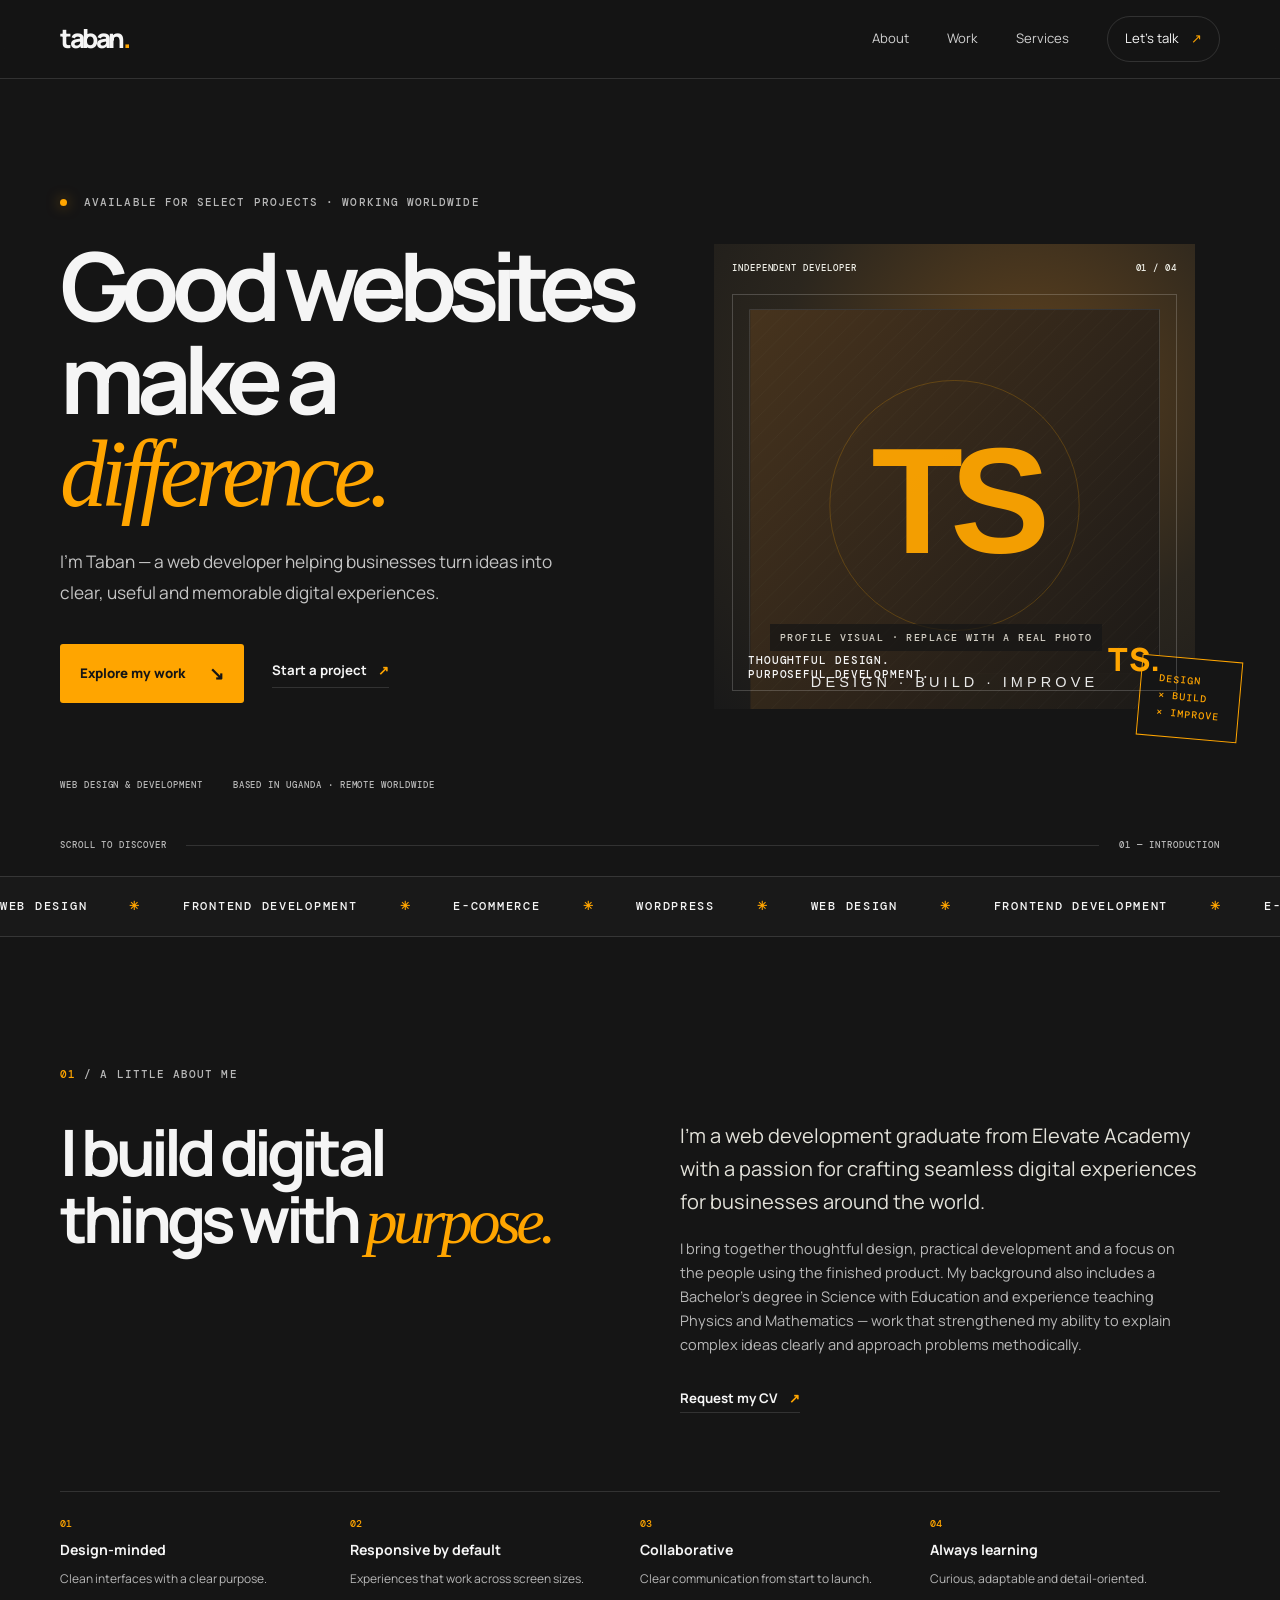
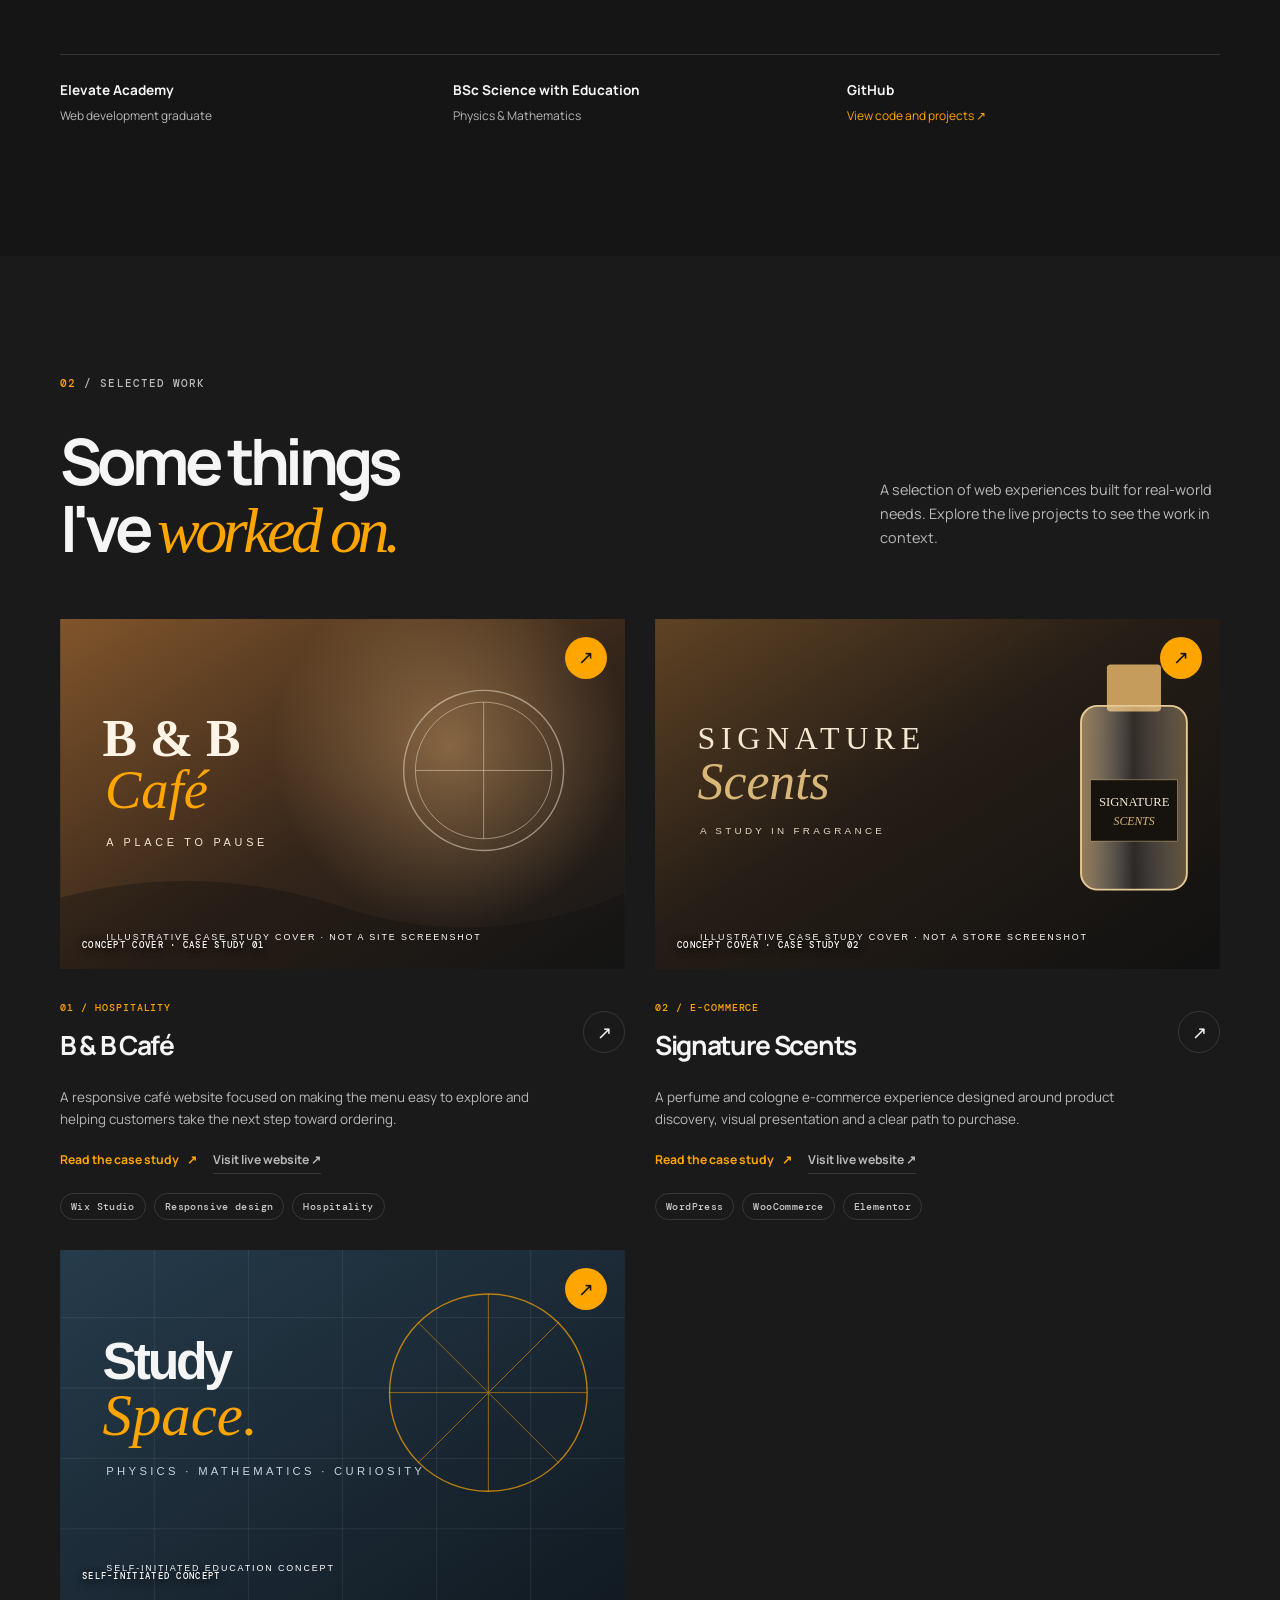
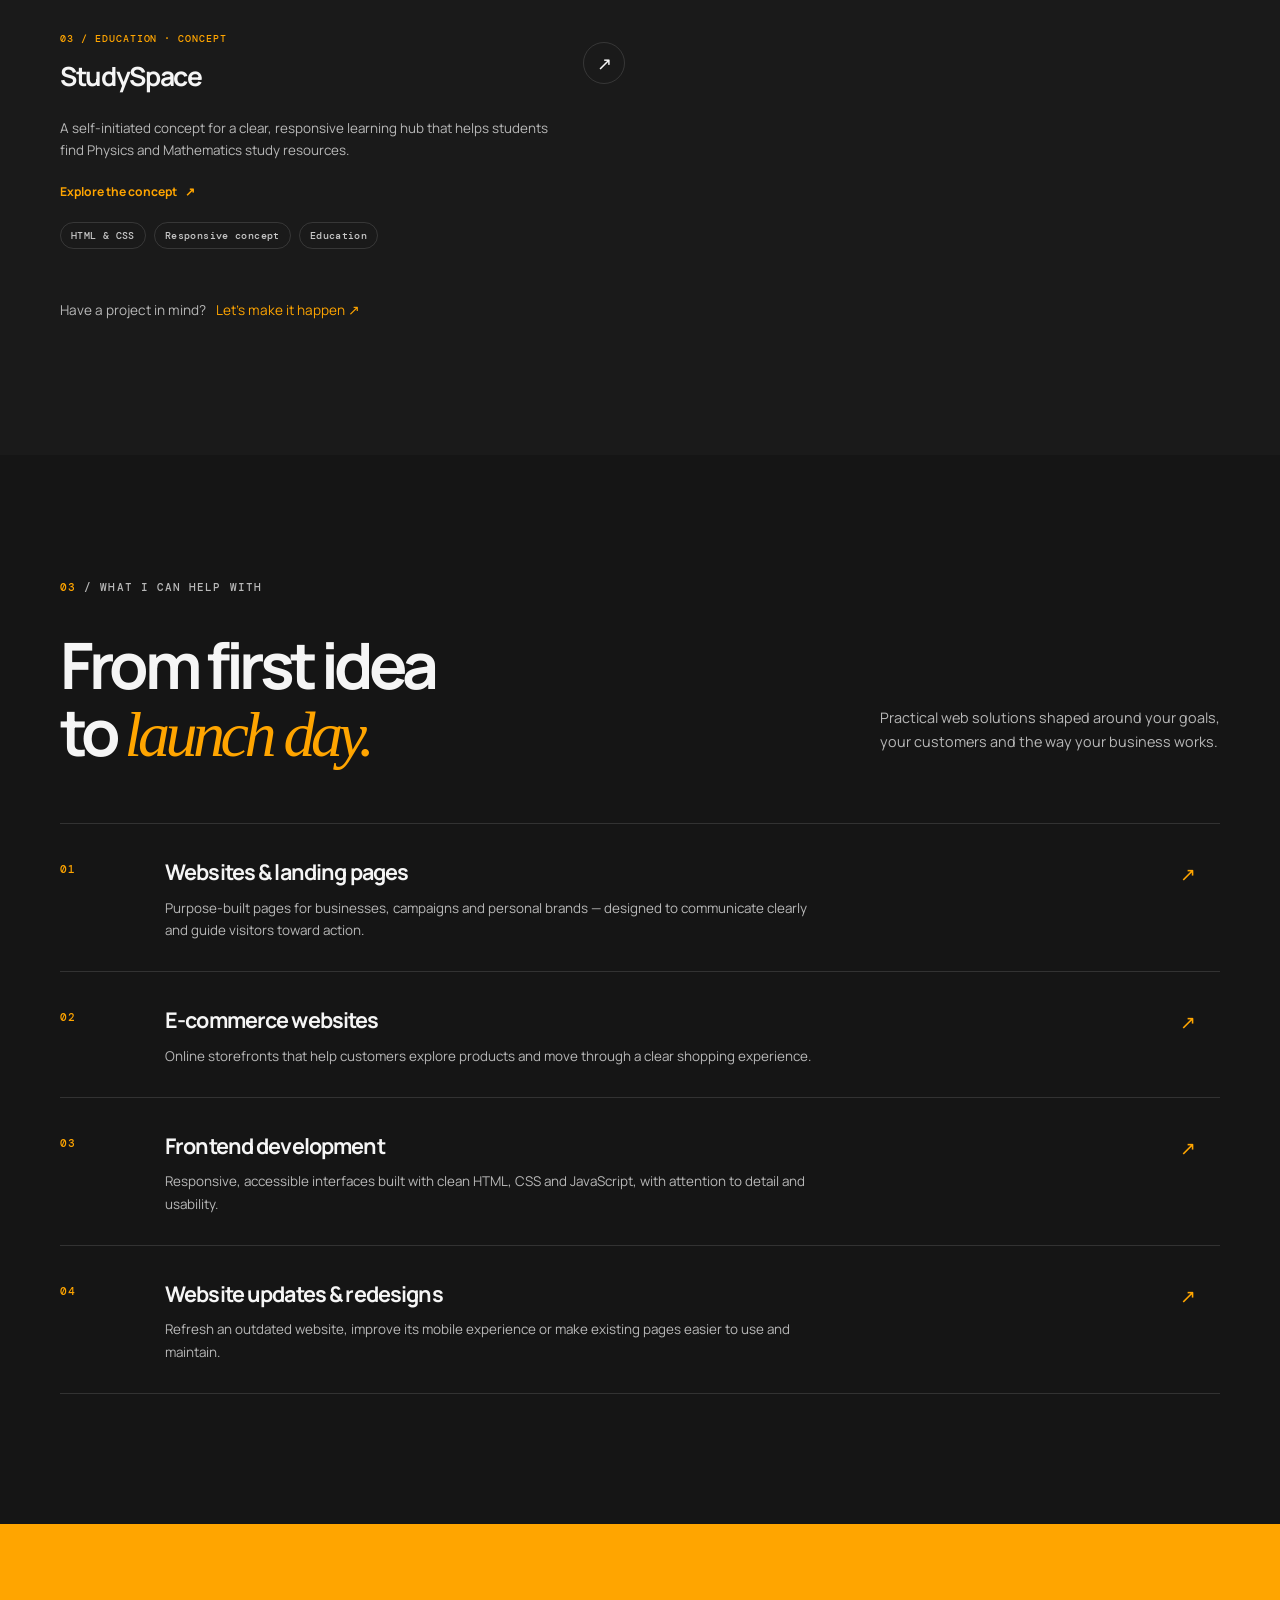
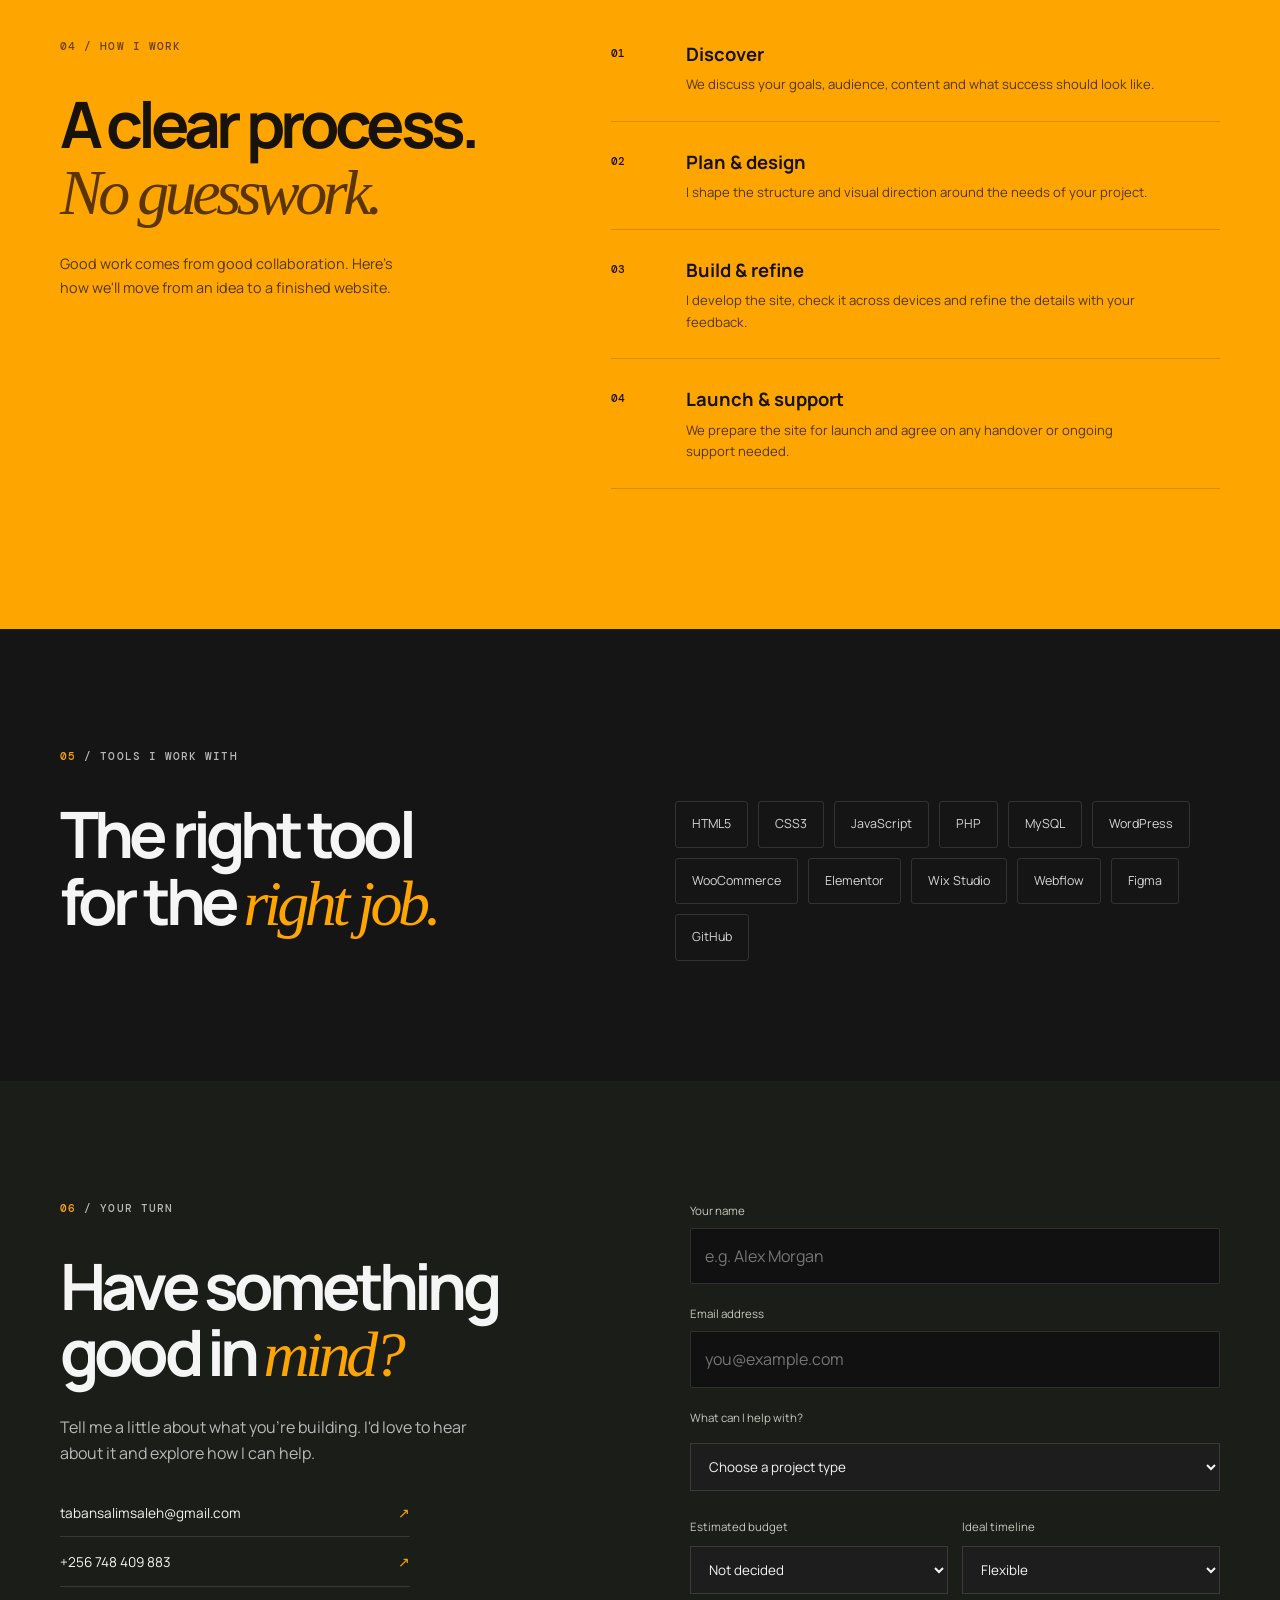
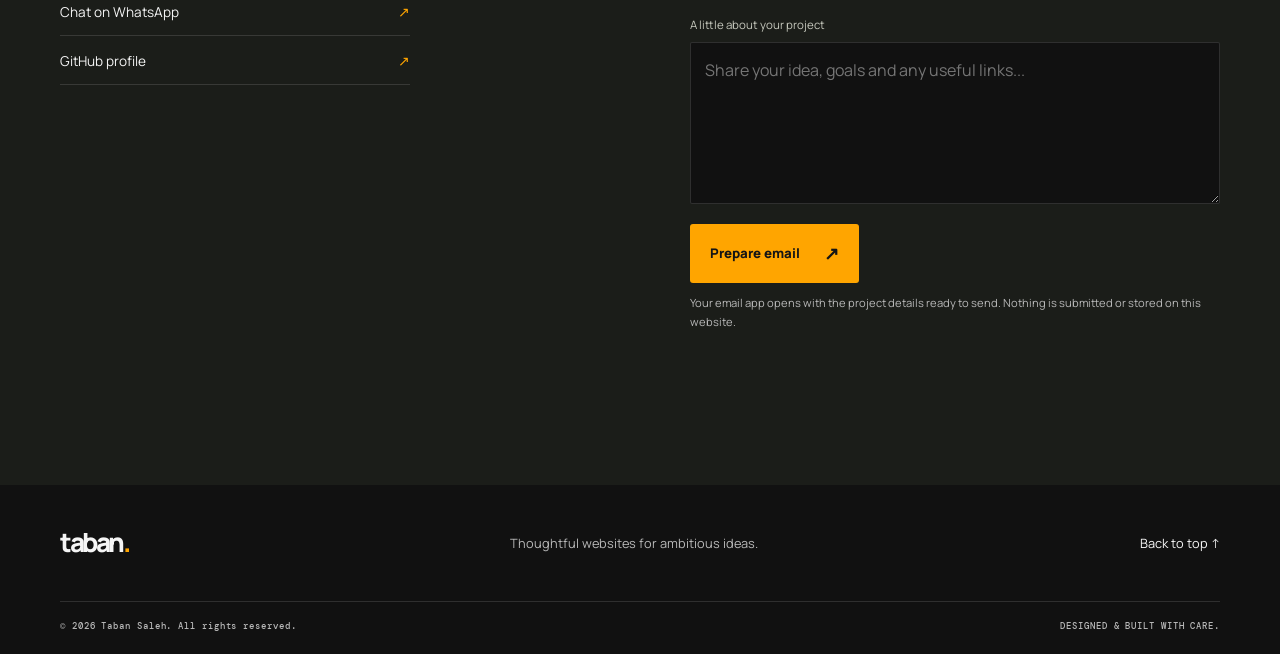
<file: index.html>
<!doctype html>
<html lang="en">
<head>
<meta charset="utf-8"><meta name="viewport" content="width=device-width,initial-scale=1">
<meta name="theme-color" content="#151515">
<meta name="description" content="Taban Saleh is a web developer creating thoughtful, responsive websites and digital experiences for businesses.">
<meta property="og:title" content="Taban Saleh — Web Developer"><meta property="og:description" content="Thoughtful design. Purposeful development."><meta property="og:type" content="website"><meta property="og:image" content="https://taban-code.github.io/portfolio/images/social-preview.svg"><meta name="twitter:card" content="summary_large_image"><meta name="twitter:title" content="Taban Saleh — Web Developer"><meta name="twitter:description" content="Responsive websites, e-commerce and frontend development."><meta name="twitter:image" content="https://taban-code.github.io/portfolio/images/social-preview.svg">
<meta property="og:url" content="https://taban-code.github.io/portfolio/"><link rel="canonical" href="https://taban-code.github.io/portfolio/">
<title>Taban Saleh — Web Developer</title>
<link rel="preconnect" href="https://fonts.googleapis.com"><link rel="preconnect" href="https://fonts.gstatic.com" crossorigin>
<link href="https://fonts.googleapis.com/css2?family=DM+Mono:wght@400;500&family=Manrope:wght@400;500;600;700;800&display=swap" rel="stylesheet"><link rel="stylesheet" href="style.css">
<script type="application/ld+json">{"@context":"https://schema.org","@type":"Person","name":"Taban Saleh","jobTitle":"Web Developer","url":"https://taban-code.github.io/portfolio/","email":"tabansalimsaleh@gmail.com","telephone":"+256748409883","knowsAbout":["Frontend development","Responsive web design","WordPress","WooCommerce","PHP","JavaScript","Webflow","Wix"]}</script>
</head>
<body>
<a class="skip-link" href="#main">Skip to content</a>
<header class="site-header"><div class="nav-wrap"><a class="brand" href="#home">taban<span>.</span></a><button class="menu-toggle" aria-label="Open navigation" aria-expanded="false" aria-controls="site-nav"><span></span><span></span></button><nav id="site-nav" class="site-nav" aria-label="Main navigation"><a href="#about">About</a><a href="#work">Work</a><a href="#services">Services</a><a class="nav-cta" href="#contact">Let's talk <span>↗</span></a></nav></div></header>
<main id="main">
<section class="hero section-shell" id="home"><div class="hero-copy"><p class="eyebrow"><i></i> AVAILABLE FOR SELECT PROJECTS · WORKING WORLDWIDE</p><h1>Good websites<br>make a <em>difference.</em></h1><p class="hero-lede">I'm Taban — a web developer helping businesses turn ideas into clear, useful and memorable digital experiences.</p><div class="hero-actions"><a class="button button-primary" href="#work">Explore my work <span>↘</span></a><a class="text-link" href="#contact">Start a project <span>↗</span></a></div><div class="hero-meta"><span>WEB DESIGN & DEVELOPMENT</span><span>BASED IN UGANDA · REMOTE WORLDWIDE</span></div></div><div class="hero-visual"><div class="visual-frame"><div class="frame-top"><span>INDEPENDENT DEVELOPER</span><span>01 / 04</span></div><div class="portrait-art"><img src="images/identity-placeholder.svg" alt="Abstract Taban Saleh monogram artwork, used as a temporary profile visual"><small>PROFILE VISUAL · REPLACE WITH A REAL PHOTO</small></div><div class="visual-caption"><span>Thoughtful design.<br>Purposeful development.</span><b>TS.</b></div></div><div class="orbit-note">DESIGN<br>× BUILD<br>× IMPROVE</div></div><div class="hero-bottomline"><span>SCROLL TO DISCOVER</span><i></i><span>01 — INTRODUCTION</span></div></section>
<section class="ticker" aria-label="Areas of expertise"><div class="ticker-track"><span>WEB DESIGN</span><b>✳</b><span>FRONTEND DEVELOPMENT</span><b>✳</b><span>E-COMMERCE</span><b>✳</b><span>WORDPRESS</span><b>✳</b><span>WEB DESIGN</span><b>✳</b><span>FRONTEND DEVELOPMENT</span><b>✳</b><span>E-COMMERCE</span><b>✳</b></div></section>
<section class="section-shell intro-section" id="about"><div class="section-kicker"><span>01</span> / A LITTLE ABOUT ME</div><div class="intro-grid"><h2>I build digital<br>things with <em>purpose.</em></h2><div class="intro-copy"><p class="large-copy">I’m a web development graduate from Elevate Academy with a passion for crafting seamless digital experiences for businesses around the world.</p><p>I bring together thoughtful design, practical development and a focus on the people using the finished product. My background also includes a Bachelor’s degree in Science with Education and experience teaching Physics and Mathematics — work that strengthened my ability to explain complex ideas clearly and approach problems methodically.</p><a class="text-link" href="mailto:tabansalimsaleh@gmail.com?subject=Request%20for%20Taban%27s%20CV">Request my CV <span>↗</span></a></div></div><div class="capabilities"><div><span>01</span><b>Design-minded</b><small>Clean interfaces with a clear purpose.</small></div><div><span>02</span><b>Responsive by default</b><small>Experiences that work across screen sizes.</small></div><div><span>03</span><b>Collaborative</b><small>Clear communication from start to launch.</small></div><div><span>04</span><b>Always learning</b><small>Curious, adaptable and detail-oriented.</small></div></div><div class="credibility-strip"><div><strong>Elevate Academy</strong><span>Web development graduate</span></div><div><strong>BSc Science with Education</strong><span>Physics & Mathematics</span></div><div><strong>GitHub</strong><span><a href="https://github.com/Taban-code" target="_blank" rel="noopener noreferrer">View code and projects ↗</a></span></div></div></section>
<section class="work-section" id="work"><div class="section-shell"><div class="section-kicker"><span>02</span> / SELECTED WORK</div><div class="section-heading"><h2>Some things<br>I've <em>worked on.</em></h2><p>A selection of web experiences built for real-world needs. Explore the live projects to see the work in context.</p></div><div class="projects-grid">
<article class="project-card"><a class="project-image cafe-art" href="case-studies/bb-cafe.html" aria-label="Read the B and B Cafe case study"><img src="images/bb-cafe-placeholder.svg" alt="Illustrative placeholder cover for the B and B Café website, not a live-site screenshot"><span class="image-arrow">↗</span><span class="visual-caption-small">CONCEPT COVER · CASE STUDY 01</span></a><div class="project-info"><div><span class="project-index">01 / HOSPITALITY</span><h3>B & B Café</h3></div><a class="circle-link" href="case-studies/bb-cafe.html" aria-label="Read B and B Cafe case study">↗</a></div><p>A responsive café website focused on making the menu easy to explore and helping customers take the next step toward ordering.</p><a class="case-link" href="case-studies/bb-cafe.html">Read the case study <span>↗</span></a><a class="live-link" href="https://tabansalimsaleh8.wixsite.com/coffee-bean" target="_blank" rel="noopener noreferrer">Visit live website ↗</a><div class="tags"><span>Wix Studio</span><span>Responsive design</span><span>Hospitality</span></div></article>
<article class="project-card"><a class="project-image scent-art" href="case-studies/signature-scents.html" aria-label="Read the Signature Scents case study"><img src="images/signature-scents-placeholder.svg" alt="Illustrative placeholder cover for Signature Scents, not a live-store screenshot"><span class="image-arrow">↗</span><span class="visual-caption-small">CONCEPT COVER · CASE STUDY 02</span></a><div class="project-info"><div><span class="project-index">02 / E-COMMERCE</span><h3>Signature Scents</h3></div><a class="circle-link" href="case-studies/signature-scents.html" aria-label="Read Signature Scents case study">↗</a></div><p>A perfume and cologne e-commerce experience designed around product discovery, visual presentation and a clear path to purchase.</p><a class="case-link" href="case-studies/signature-scents.html">Read the case study <span>↗</span></a><a class="live-link" href="http://taban.free.nf/" target="_blank" rel="noopener noreferrer">Visit live website ↗</a><div class="tags"><span>WordPress</span><span>WooCommerce</span><span>Elementor</span></div></article>
<article class="project-card"><a class="project-image study-art" href="case-studies/studyspace.html" aria-label="Read the StudySpace concept case study"><img src="images/studyspace-placeholder.svg" alt="Illustrative StudySpace education website concept cover"><span class="image-arrow">↗</span><span class="visual-caption-small">SELF-INITIATED CONCEPT</span></a><div class="project-info"><div><span class="project-index">03 / EDUCATION · CONCEPT</span><h3>StudySpace</h3></div><a class="circle-link" href="case-studies/studyspace.html" aria-label="Read StudySpace concept case study">↗</a></div><p>A self-initiated concept for a clear, responsive learning hub that helps students find Physics and Mathematics study resources.</p><a class="case-link" href="case-studies/studyspace.html">Explore the concept <span>↗</span></a><div class="tags"><span>HTML & CSS</span><span>Responsive concept</span><span>Education</span></div></article></div><p class="project-footnote">Have a project in mind? <a href="#contact">Let's make it happen ↗</a></p></div></section>
<section class="section-shell services-section" id="services"><div class="section-kicker"><span>03</span> / WHAT I CAN HELP WITH</div><div class="section-heading"><h2>From first idea<br>to <em>launch day.</em></h2><p>Practical web solutions shaped around your goals, your customers and the way your business works.</p></div><div class="service-list"><article class="service-row"><span class="service-no">01</span><div><h3>Websites & landing pages</h3><p>Purpose-built pages for businesses, campaigns and personal brands — designed to communicate clearly and guide visitors toward action.</p></div><span class="service-arrow">↗</span></article><article class="service-row"><span class="service-no">02</span><div><h3>E-commerce websites</h3><p>Online storefronts that help customers explore products and move through a clear shopping experience.</p></div><span class="service-arrow">↗</span></article><article class="service-row"><span class="service-no">03</span><div><h3>Frontend development</h3><p>Responsive, accessible interfaces built with clean HTML, CSS and JavaScript, with attention to detail and usability.</p></div><span class="service-arrow">↗</span></article><article class="service-row"><span class="service-no">04</span><div><h3>Website updates & redesigns</h3><p>Refresh an outdated website, improve its mobile experience or make existing pages easier to use and maintain.</p></div><span class="service-arrow">↗</span></article></div></section>
<section class="process-section"><div class="section-shell process-grid"><div><div class="section-kicker"><span>04</span> / HOW I WORK</div><h2>A clear process.<br><em>No guesswork.</em></h2><p class="process-lede">Good work comes from good collaboration. Here's how we'll move from an idea to a finished website.</p></div><div class="steps"><article><span>01</span><div><h3>Discover</h3><p>We discuss your goals, audience, content and what success should look like.</p></div></article><article><span>02</span><div><h3>Plan & design</h3><p>I shape the structure and visual direction around the needs of your project.</p></div></article><article><span>03</span><div><h3>Build & refine</h3><p>I develop the site, check it across devices and refine the details with your feedback.</p></div></article><article><span>04</span><div><h3>Launch & support</h3><p>We prepare the site for launch and agree on any handover or ongoing support needed.</p></div></article></div></div></section>
<section class="section-shell stack-section"><div class="section-kicker"><span>05</span> / TOOLS I WORK WITH</div><div class="stack-content"><h2>The right tool<br>for the <em>right job.</em></h2><div class="stack-list"><span>HTML5</span><span>CSS3</span><span>JavaScript</span><span>PHP</span><span>MySQL</span><span>WordPress</span><span>WooCommerce</span><span>Elementor</span><span>Wix Studio</span><span>Webflow</span><span>Figma</span><span>GitHub</span></div></div></section>
<section class="contact-section" id="contact"><div class="section-shell contact-grid"><div><div class="section-kicker"><span>06</span> / YOUR TURN</div><h2>Have something<br>good in <em>mind?</em></h2><p class="contact-lede">Tell me a little about what you're building. I'd love to hear about it and explore how I can help.</p><div class="contact-details"><a href="mailto:tabansalimsaleh@gmail.com">tabansalimsaleh@gmail.com <span>↗</span></a><a href="tel:+256748409883">+256 748 409 883 <span>↗</span></a><a href="https://wa.me/256748409883" target="_blank" rel="noopener noreferrer">Chat on WhatsApp <span>↗</span></a><a href="https://github.com/Taban-code" target="_blank" rel="noopener noreferrer">GitHub profile <span>↗</span></a></div></div><form class="contact-form" id="contact-form"><label for="name">Your name</label><input id="name" name="name" autocomplete="name" required placeholder="e.g. Alex Morgan"><label for="email">Email address</label><input id="email" name="email" type="email" autocomplete="email" required placeholder="you@example.com"><label for="subject">What can I help with?</label><select id="subject" name="subject" required><option value="">Choose a project type</option><option>New business website</option><option>E-commerce website</option><option>Website redesign</option><option>Landing page</option><option>Website updates</option><option>Other / not sure yet</option></select><div class="form-pair"><div><label for="budget">Estimated budget</label><select id="budget" name="budget"><option value="">Not decided</option><option>Under $300</option><option>$300–$750</option><option>$750–$1,500</option><option>$1,500+</option><option>Prefer to discuss</option></select></div><div><label for="timeline">Ideal timeline</label><select id="timeline" name="timeline"><option value="">Flexible</option><option>Within 2 weeks</option><option>Within a month</option><option>1–3 months</option><option>Not sure yet</option></select></div></div><label for="message">A little about your project</label><textarea id="message" name="message" rows="5" required placeholder="Share your idea, goals and any useful links..."></textarea><button class="button button-primary" type="submit">Prepare email <span>↗</span></button><p class="form-note">Your email app opens with the project details ready to send. Nothing is submitted or stored on this website.</p><p class="form-status" id="form-status" role="status" aria-live="polite"></p></form></div></section>
</main>
<footer class="site-footer"><div class="section-shell footer-top"><a class="brand" href="#home">taban<span>.</span></a><p>Thoughtful websites for ambitious ideas.</p><a class="back-top" href="#home">Back to top ↑</a></div><div class="section-shell footer-bottom"><span>© <span id="year"></span> Taban Saleh. All rights reserved.</span><span>DESIGNED & BUILT WITH CARE.</span></div></footer>
<script src="script.js"></script></body></html>
</file>
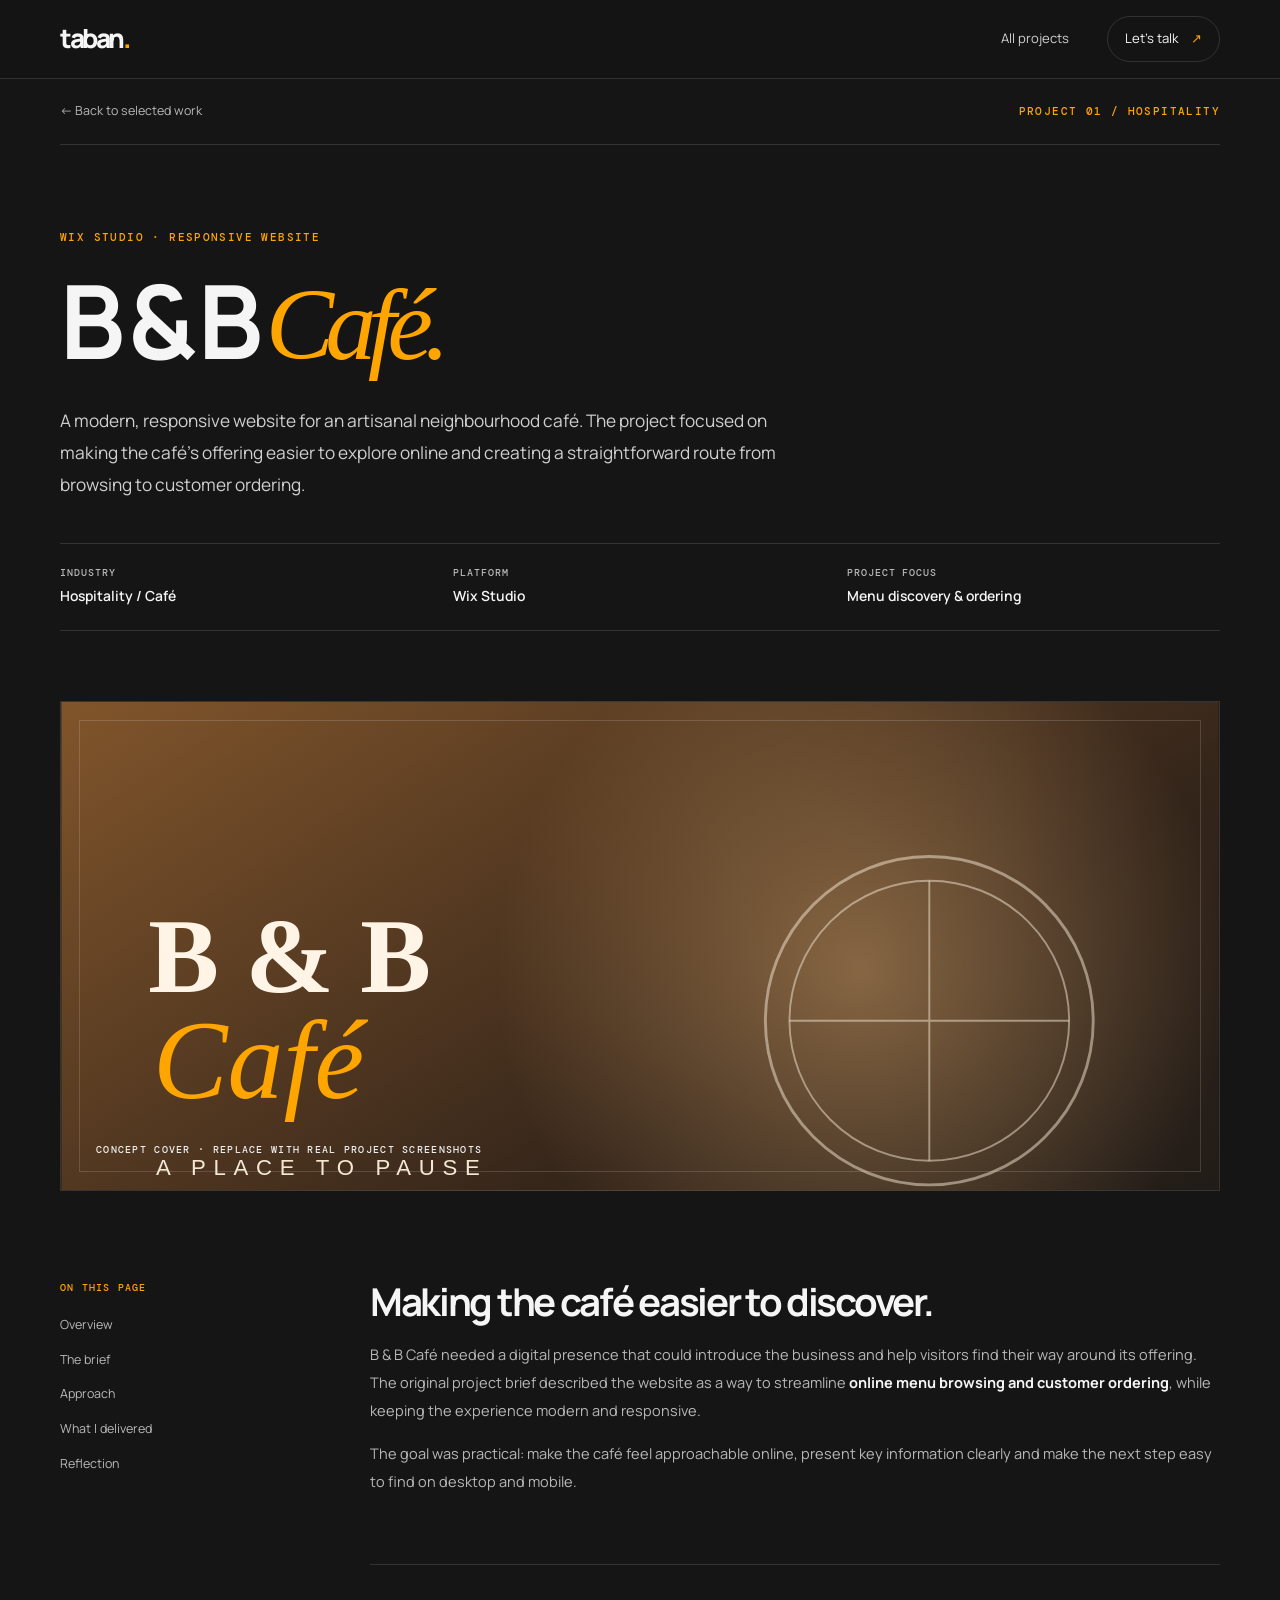
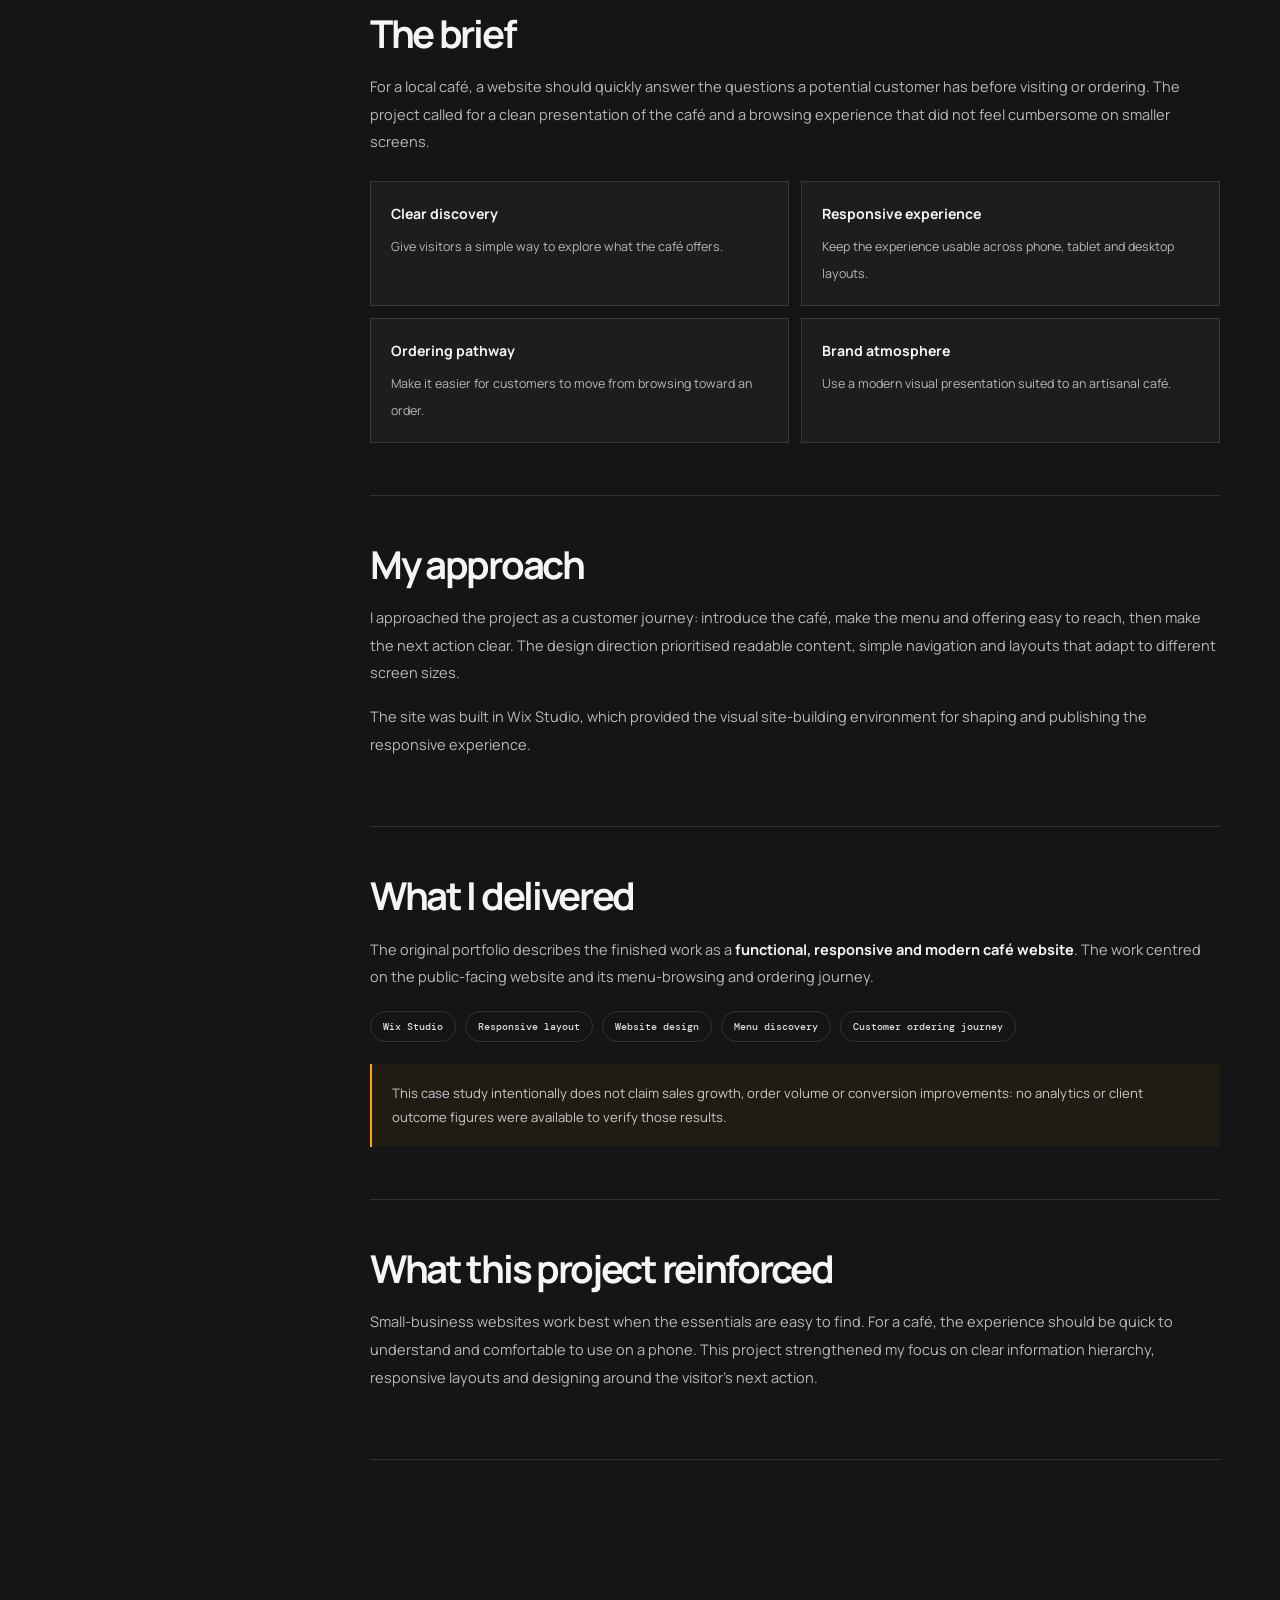
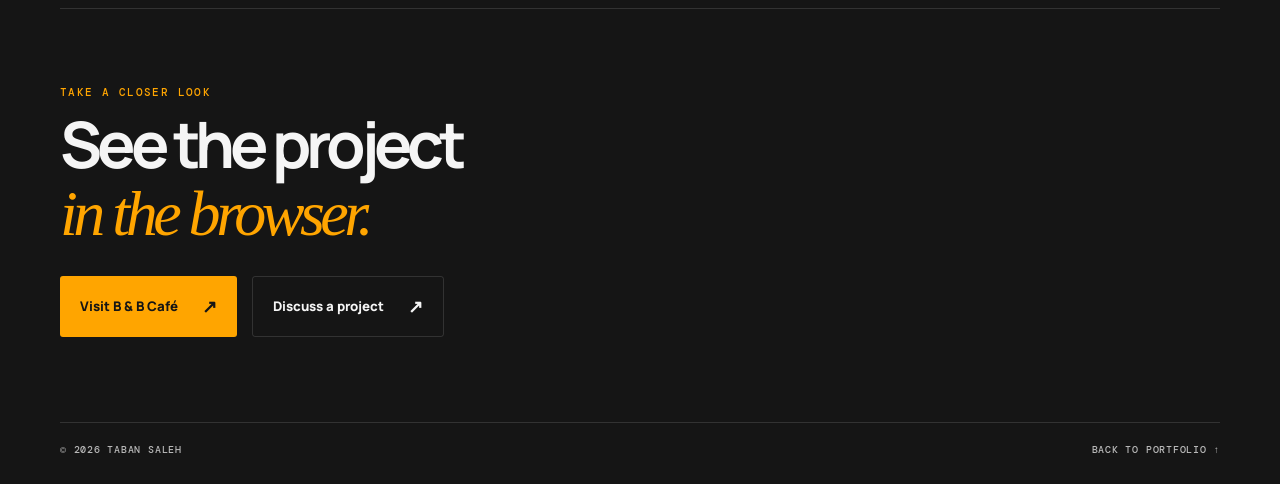
<file: case-studies/bb-cafe.html>
<!doctype html>
<html lang="en"><head><meta charset="utf-8"><meta name="viewport" content="width=device-width,initial-scale=1"><meta name="description" content="Case study: B & B Café, a responsive café website built with Wix Studio by Taban Saleh."><meta name="theme-color" content="#151515"><link rel="canonical" href="https://taban-code.github.io/portfolio/case-studies/bb-cafe.html"><meta property="og:type" content="article"><meta property="og:image" content="https://taban-code.github.io/portfolio/images/bb-cafe-placeholder.svg"><title>B & B Café — Case Study | Taban Saleh</title><link rel="preconnect" href="https://fonts.googleapis.com"><link rel="preconnect" href="https://fonts.gstatic.com" crossorigin><link href="https://fonts.googleapis.com/css2?family=DM+Mono:wght@400;500&family=Manrope:wght@400;500;600;700;800&display=swap" rel="stylesheet"><link rel="stylesheet" href="../style.css"><link rel="stylesheet" href="../case-study.css"></head>
<body class="case-page"><header class="site-header"><div class="nav-wrap"><a class="brand" href="../index.html">taban<span>.</span></a><nav class="site-nav" style="display:flex"><a href="../index.html#work">All projects</a><a class="nav-cta" href="../index.html#contact">Let's talk <span>↗</span></a></nav></div></header>
<main class="section-shell"><div class="case-nav"><a class="case-back" href="../index.html#work">← Back to selected work</a><span class="case-eyebrow">PROJECT 01 / HOSPITALITY</span></div>
<header class="case-hero"><p class="case-eyebrow">WIX STUDIO · RESPONSIVE WEBSITE</p><h1>B & B <em>Café.</em></h1><p class="case-intro">A modern, responsive website for an artisanal neighbourhood café. The project focused on making the café's offering easier to explore online and creating a straightforward route from browsing to customer ordering.</p><div class="case-meta"><div><small>Industry</small><strong>Hospitality / Café</strong></div><div><small>Platform</small><strong>Wix Studio</strong></div><div><small>Project focus</small><strong>Menu discovery & ordering</strong></div></div></header>
<div class="case-art cafe"><img src="../images/bb-cafe-placeholder.svg" alt="Illustrative B & B Café case study cover artwork, not a screenshot of the live website"><span class="case-art-note">CONCEPT COVER · REPLACE WITH REAL PROJECT SCREENSHOTS</span></div>
<div class="case-content"><aside class="case-sidebar"><p>ON THIS PAGE</p><a href="#overview">Overview</a><a href="#challenge">The brief</a><a href="#approach">Approach</a><a href="#delivery">What I delivered</a><a href="#reflection">Reflection</a></aside><div class="case-main">
<section id="overview"><h2>Making the café easier to discover.</h2><p>B & B Café needed a digital presence that could introduce the business and help visitors find their way around its offering. The original project brief described the website as a way to streamline <strong>online menu browsing and customer ordering</strong>, while keeping the experience modern and responsive.</p><p>The goal was practical: make the café feel approachable online, present key information clearly and make the next step easy to find on desktop and mobile.</p></section>
<section id="challenge"><h2>The brief</h2><p>For a local café, a website should quickly answer the questions a potential customer has before visiting or ordering. The project called for a clean presentation of the café and a browsing experience that did not feel cumbersome on smaller screens.</p><div class="case-points"><div class="case-point"><b>Clear discovery</b><span>Give visitors a simple way to explore what the café offers.</span></div><div class="case-point"><b>Responsive experience</b><span>Keep the experience usable across phone, tablet and desktop layouts.</span></div><div class="case-point"><b>Ordering pathway</b><span>Make it easier for customers to move from browsing toward an order.</span></div><div class="case-point"><b>Brand atmosphere</b><span>Use a modern visual presentation suited to an artisanal café.</span></div></div></section>
<section id="approach"><h2>My approach</h2><p>I approached the project as a customer journey: introduce the café, make the menu and offering easy to reach, then make the next action clear. The design direction prioritised readable content, simple navigation and layouts that adapt to different screen sizes.</p><p>The site was built in Wix Studio, which provided the visual site-building environment for shaping and publishing the responsive experience.</p></section>
<section id="delivery"><h2>What I delivered</h2><p>The original portfolio describes the finished work as a <strong>functional, responsive and modern café website</strong>. The work centred on the public-facing website and its menu-browsing and ordering journey.</p><div class="case-stack"><span>Wix Studio</span><span>Responsive layout</span><span>Website design</span><span>Menu discovery</span><span>Customer ordering journey</span></div><div class="case-note">This case study intentionally does not claim sales growth, order volume or conversion improvements: no analytics or client outcome figures were available to verify those results.</div></section>
<section id="reflection"><h2>What this project reinforced</h2><p>Small-business websites work best when the essentials are easy to find. For a café, the experience should be quick to understand and comfortable to use on a phone. This project strengthened my focus on clear information hierarchy, responsive layouts and designing around the visitor's next action.</p></section>
</div></div>
<section class="case-cta"><p class="case-eyebrow">TAKE A CLOSER LOOK</p><h2>See the project<br><em>in the browser.</em></h2><div class="case-cta-actions"><a class="button button-primary" href="https://tabansalimsaleh8.wixsite.com/coffee-bean" target="_blank" rel="noopener noreferrer">Visit B & B Café <span>↗</span></a><a class="button button-secondary" href="../index.html#contact">Discuss a project <span>↗</span></a></div></section><footer class="case-footer"><span>© 2026 TABAN SALEH</span><a href="../index.html">BACK TO PORTFOLIO ↑</a></footer></main></body></html>
</file>
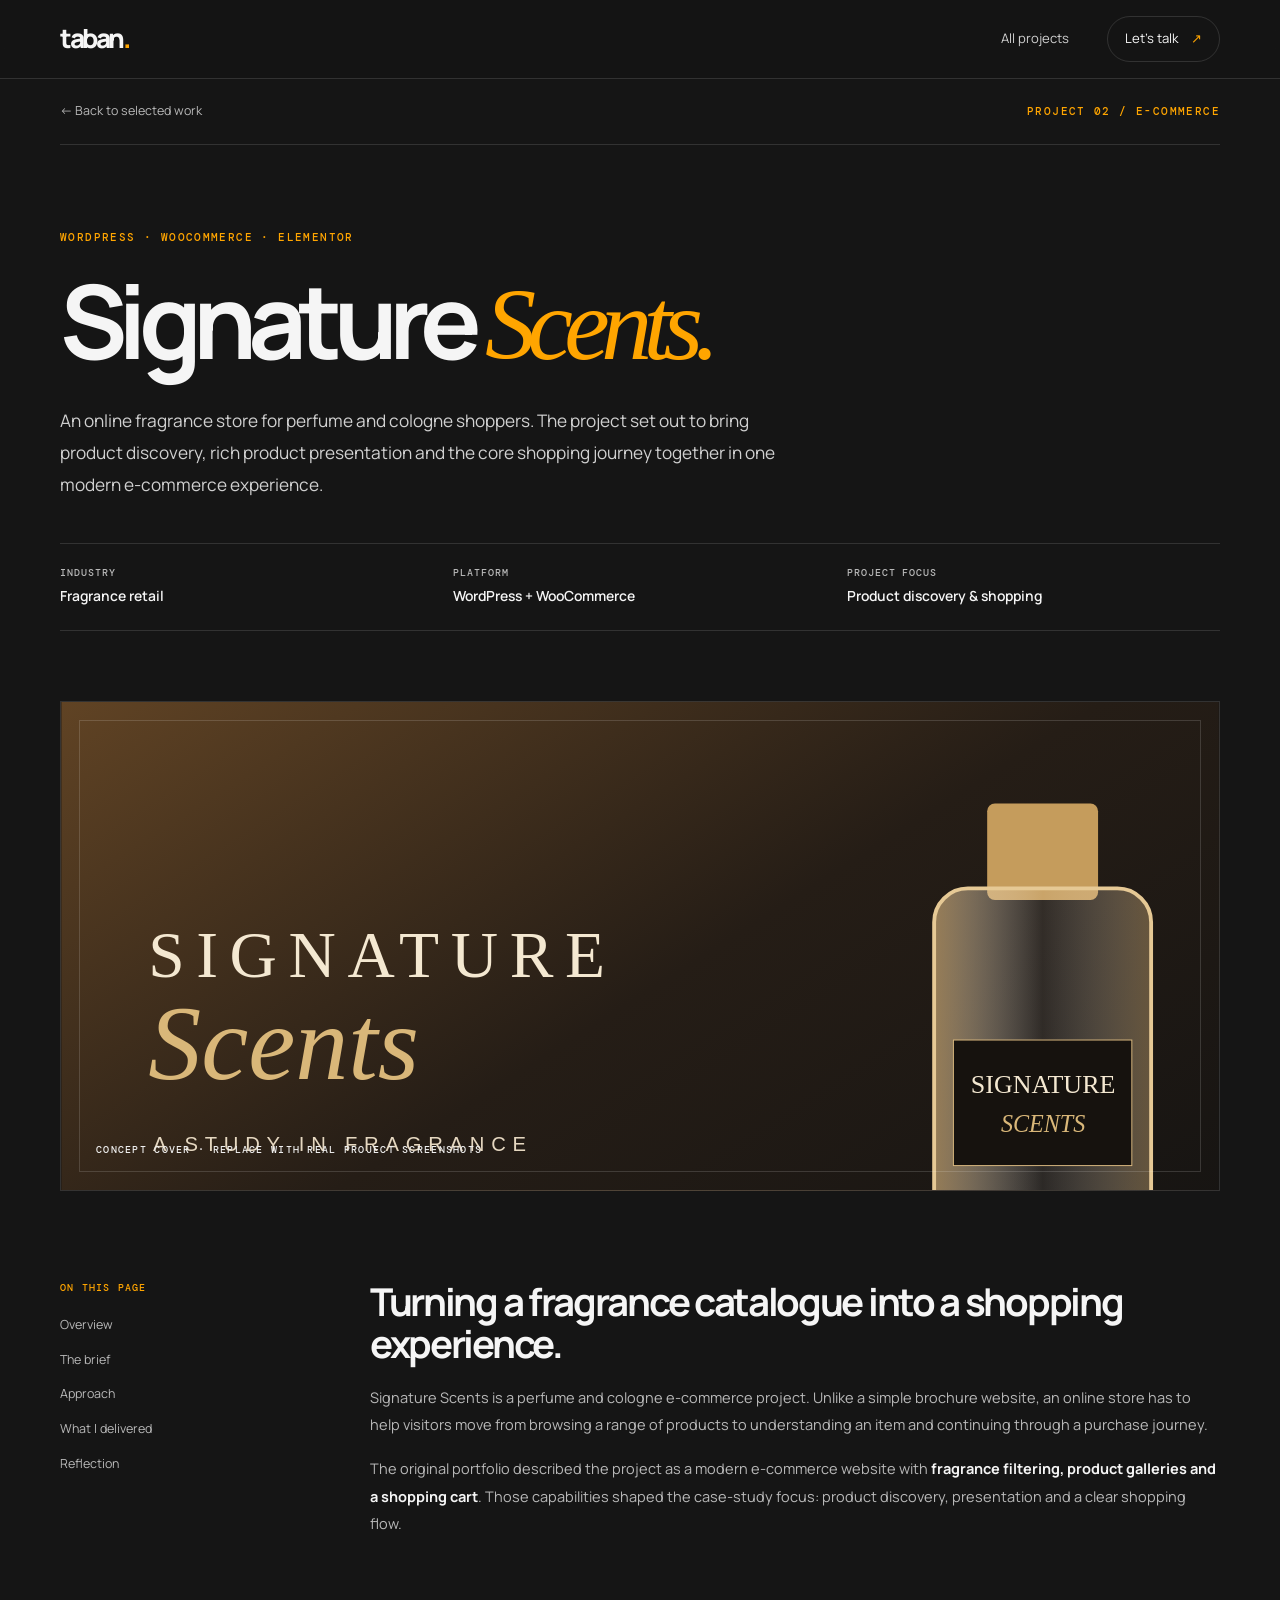
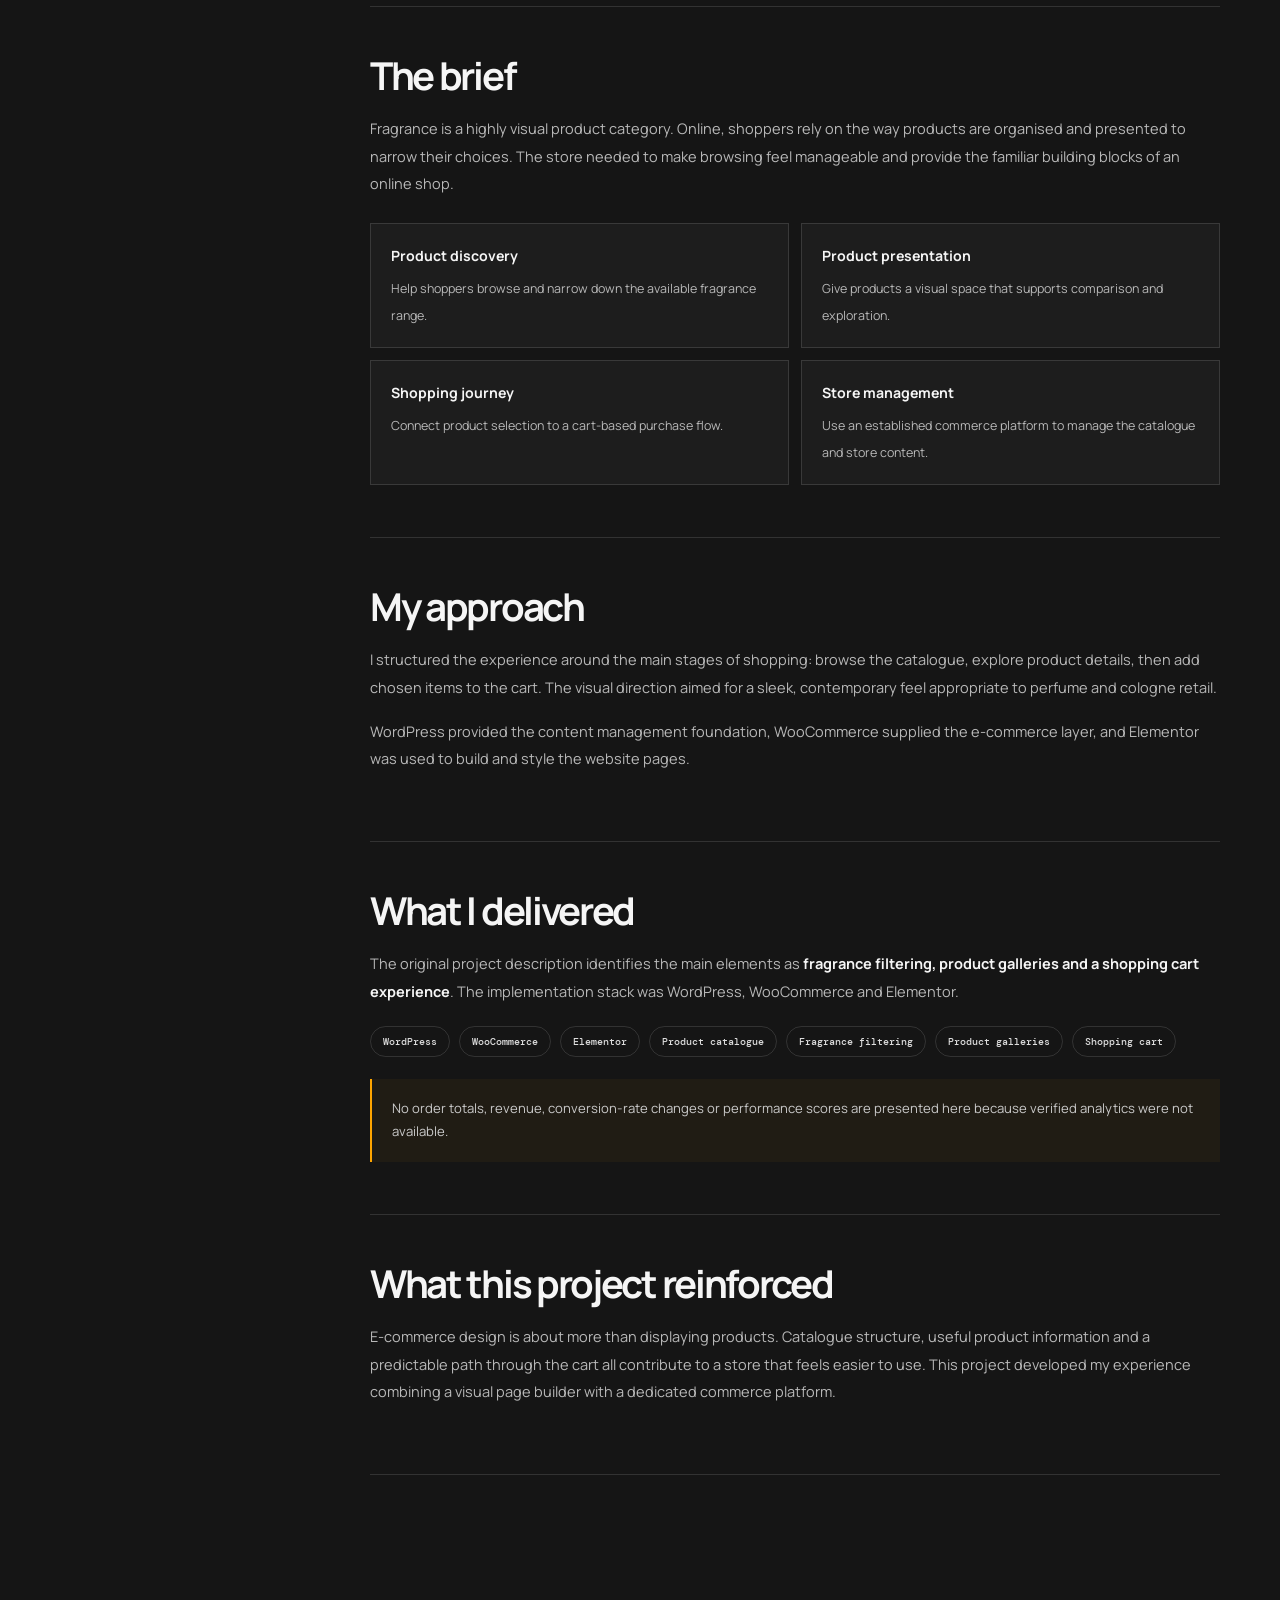
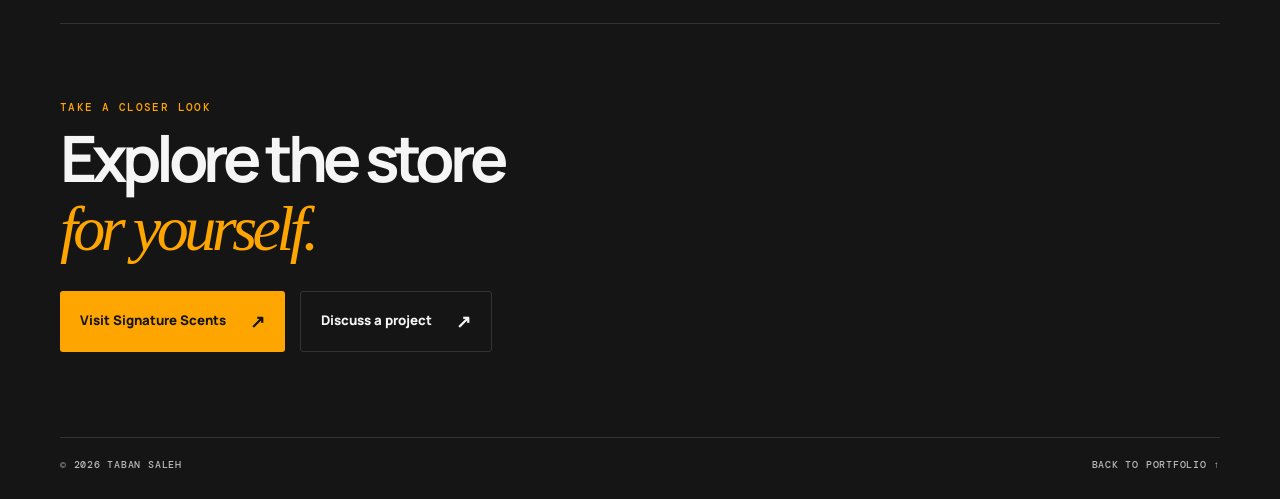
<file: case-studies/signature-scents.html>
<!doctype html>
<html lang="en"><head><meta charset="utf-8"><meta name="viewport" content="width=device-width,initial-scale=1"><meta name="description" content="Case study: Signature Scents fragrance e-commerce website built with WordPress, WooCommerce and Elementor by Taban Saleh."><meta name="theme-color" content="#151515"><link rel="canonical" href="https://taban-code.github.io/portfolio/case-studies/signature-scents.html"><meta property="og:type" content="article"><meta property="og:image" content="https://taban-code.github.io/portfolio/images/signature-scents-placeholder.svg"><title>Signature Scents — Case Study | Taban Saleh</title><link rel="preconnect" href="https://fonts.googleapis.com"><link rel="preconnect" href="https://fonts.gstatic.com" crossorigin><link href="https://fonts.googleapis.com/css2?family=DM+Mono:wght@400;500&family=Manrope:wght@400;500;600;700;800&display=swap" rel="stylesheet"><link rel="stylesheet" href="../style.css"><link rel="stylesheet" href="../case-study.css"></head>
<body class="case-page"><header class="site-header"><div class="nav-wrap"><a class="brand" href="../index.html">taban<span>.</span></a><nav class="site-nav" style="display:flex"><a href="../index.html#work">All projects</a><a class="nav-cta" href="../index.html#contact">Let's talk <span>↗</span></a></nav></div></header>
<main class="section-shell"><div class="case-nav"><a class="case-back" href="../index.html#work">← Back to selected work</a><span class="case-eyebrow">PROJECT 02 / E-COMMERCE</span></div>
<header class="case-hero"><p class="case-eyebrow">WORDPRESS · WOOCOMMERCE · ELEMENTOR</p><h1>Signature <em>Scents.</em></h1><p class="case-intro">An online fragrance store for perfume and cologne shoppers. The project set out to bring product discovery, rich product presentation and the core shopping journey together in one modern e-commerce experience.</p><div class="case-meta"><div><small>Industry</small><strong>Fragrance retail</strong></div><div><small>Platform</small><strong>WordPress + WooCommerce</strong></div><div><small>Project focus</small><strong>Product discovery & shopping</strong></div></div></header>
<div class="case-art scent"><img src="../images/signature-scents-placeholder.svg" alt="Illustrative Signature Scents case study cover artwork, not a screenshot of the live store"><span class="case-art-note">CONCEPT COVER · REPLACE WITH REAL PROJECT SCREENSHOTS</span></div>
<div class="case-content"><aside class="case-sidebar"><p>ON THIS PAGE</p><a href="#overview">Overview</a><a href="#challenge">The brief</a><a href="#approach">Approach</a><a href="#delivery">What I delivered</a><a href="#reflection">Reflection</a></aside><div class="case-main">
<section id="overview"><h2>Turning a fragrance catalogue into a shopping experience.</h2><p>Signature Scents is a perfume and cologne e-commerce project. Unlike a simple brochure website, an online store has to help visitors move from browsing a range of products to understanding an item and continuing through a purchase journey.</p><p>The original portfolio described the project as a modern e-commerce website with <strong>fragrance filtering, product galleries and a shopping cart</strong>. Those capabilities shaped the case-study focus: product discovery, presentation and a clear shopping flow.</p></section>
<section id="challenge"><h2>The brief</h2><p>Fragrance is a highly visual product category. Online, shoppers rely on the way products are organised and presented to narrow their choices. The store needed to make browsing feel manageable and provide the familiar building blocks of an online shop.</p><div class="case-points"><div class="case-point"><b>Product discovery</b><span>Help shoppers browse and narrow down the available fragrance range.</span></div><div class="case-point"><b>Product presentation</b><span>Give products a visual space that supports comparison and exploration.</span></div><div class="case-point"><b>Shopping journey</b><span>Connect product selection to a cart-based purchase flow.</span></div><div class="case-point"><b>Store management</b><span>Use an established commerce platform to manage the catalogue and store content.</span></div></div></section>
<section id="approach"><h2>My approach</h2><p>I structured the experience around the main stages of shopping: browse the catalogue, explore product details, then add chosen items to the cart. The visual direction aimed for a sleek, contemporary feel appropriate to perfume and cologne retail.</p><p>WordPress provided the content management foundation, WooCommerce supplied the e-commerce layer, and Elementor was used to build and style the website pages.</p></section>
<section id="delivery"><h2>What I delivered</h2><p>The original project description identifies the main elements as <strong>fragrance filtering, product galleries and a shopping cart experience</strong>. The implementation stack was WordPress, WooCommerce and Elementor.</p><div class="case-stack"><span>WordPress</span><span>WooCommerce</span><span>Elementor</span><span>Product catalogue</span><span>Fragrance filtering</span><span>Product galleries</span><span>Shopping cart</span></div><div class="case-note">No order totals, revenue, conversion-rate changes or performance scores are presented here because verified analytics were not available.</div></section>
<section id="reflection"><h2>What this project reinforced</h2><p>E-commerce design is about more than displaying products. Catalogue structure, useful product information and a predictable path through the cart all contribute to a store that feels easier to use. This project developed my experience combining a visual page builder with a dedicated commerce platform.</p></section>
</div></div>
<section class="case-cta"><p class="case-eyebrow">TAKE A CLOSER LOOK</p><h2>Explore the store<br><em>for yourself.</em></h2><div class="case-cta-actions"><a class="button button-primary" href="http://taban.free.nf/" target="_blank" rel="noopener noreferrer">Visit Signature Scents <span>↗</span></a><a class="button button-secondary" href="../index.html#contact">Discuss a project <span>↗</span></a></div></section><footer class="case-footer"><span>© 2026 TABAN SALEH</span><a href="../index.html">BACK TO PORTFOLIO ↑</a></footer></main></body></html>
</file>
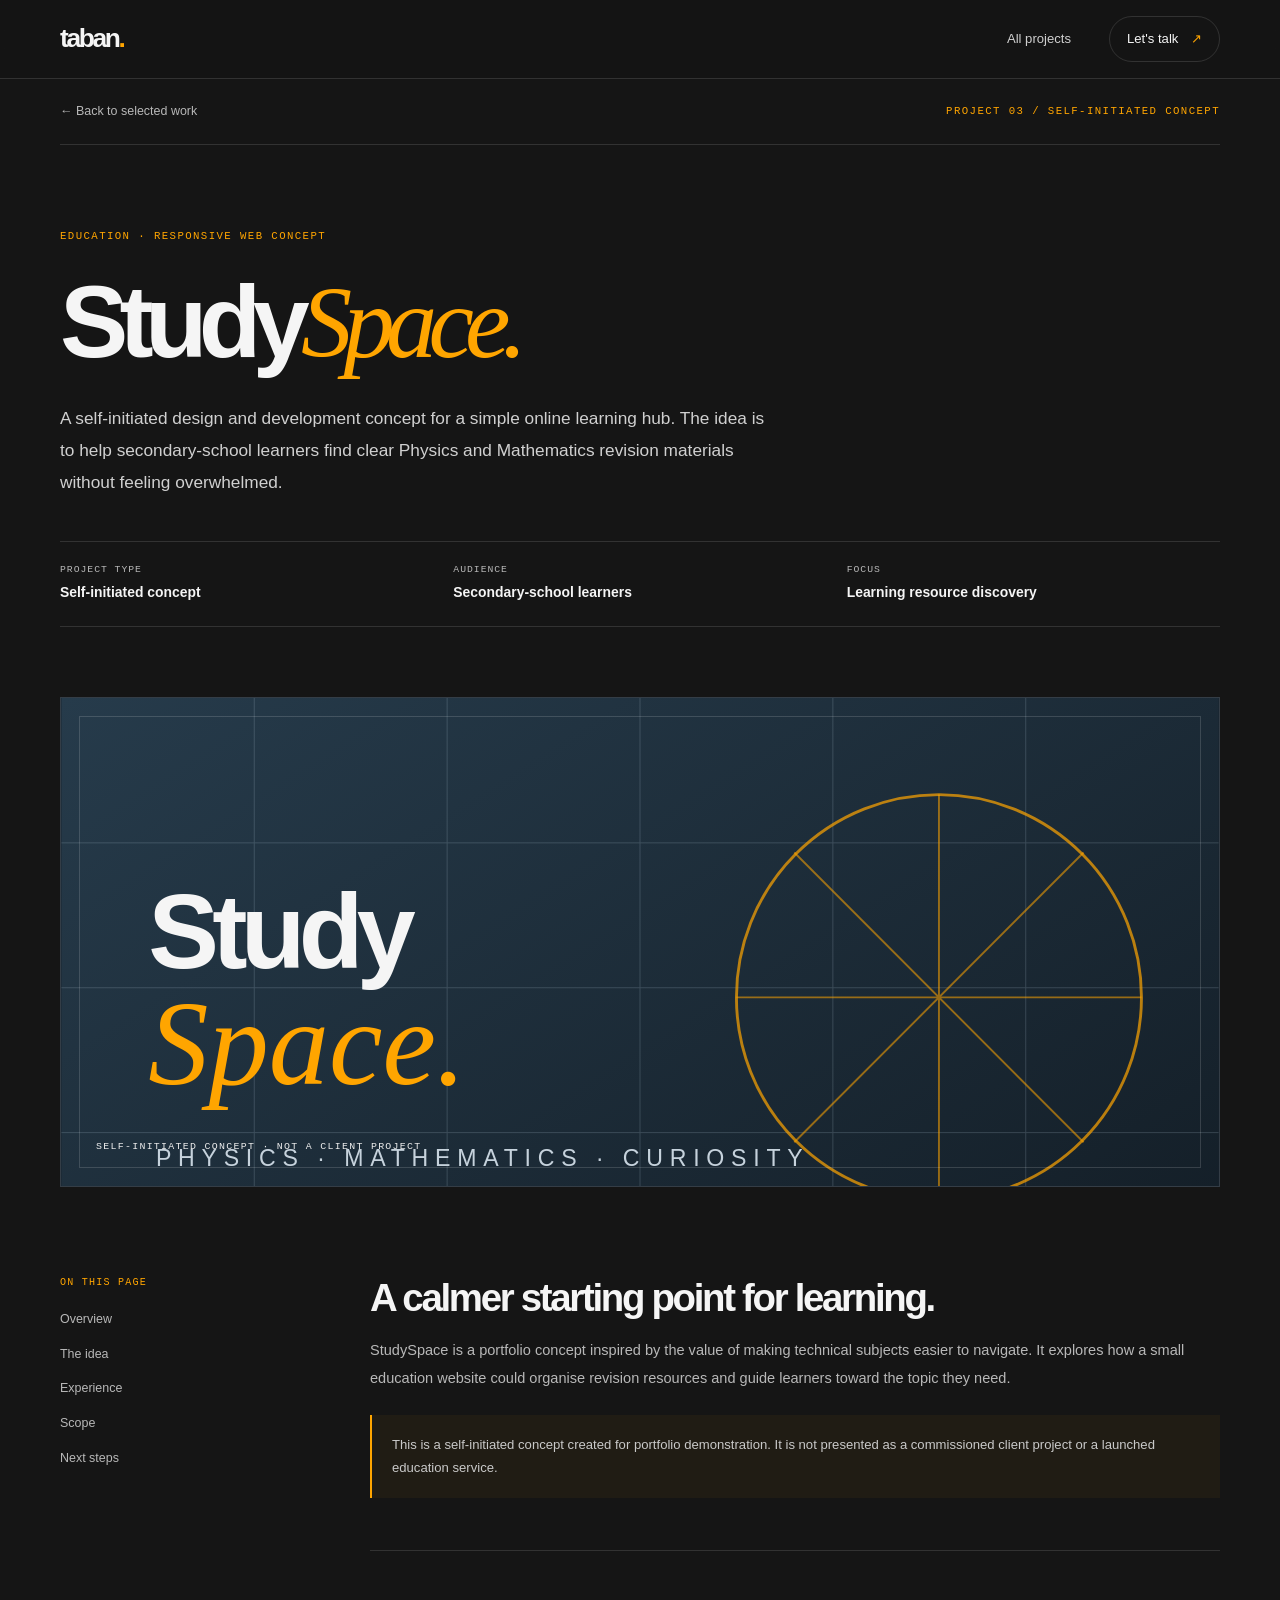
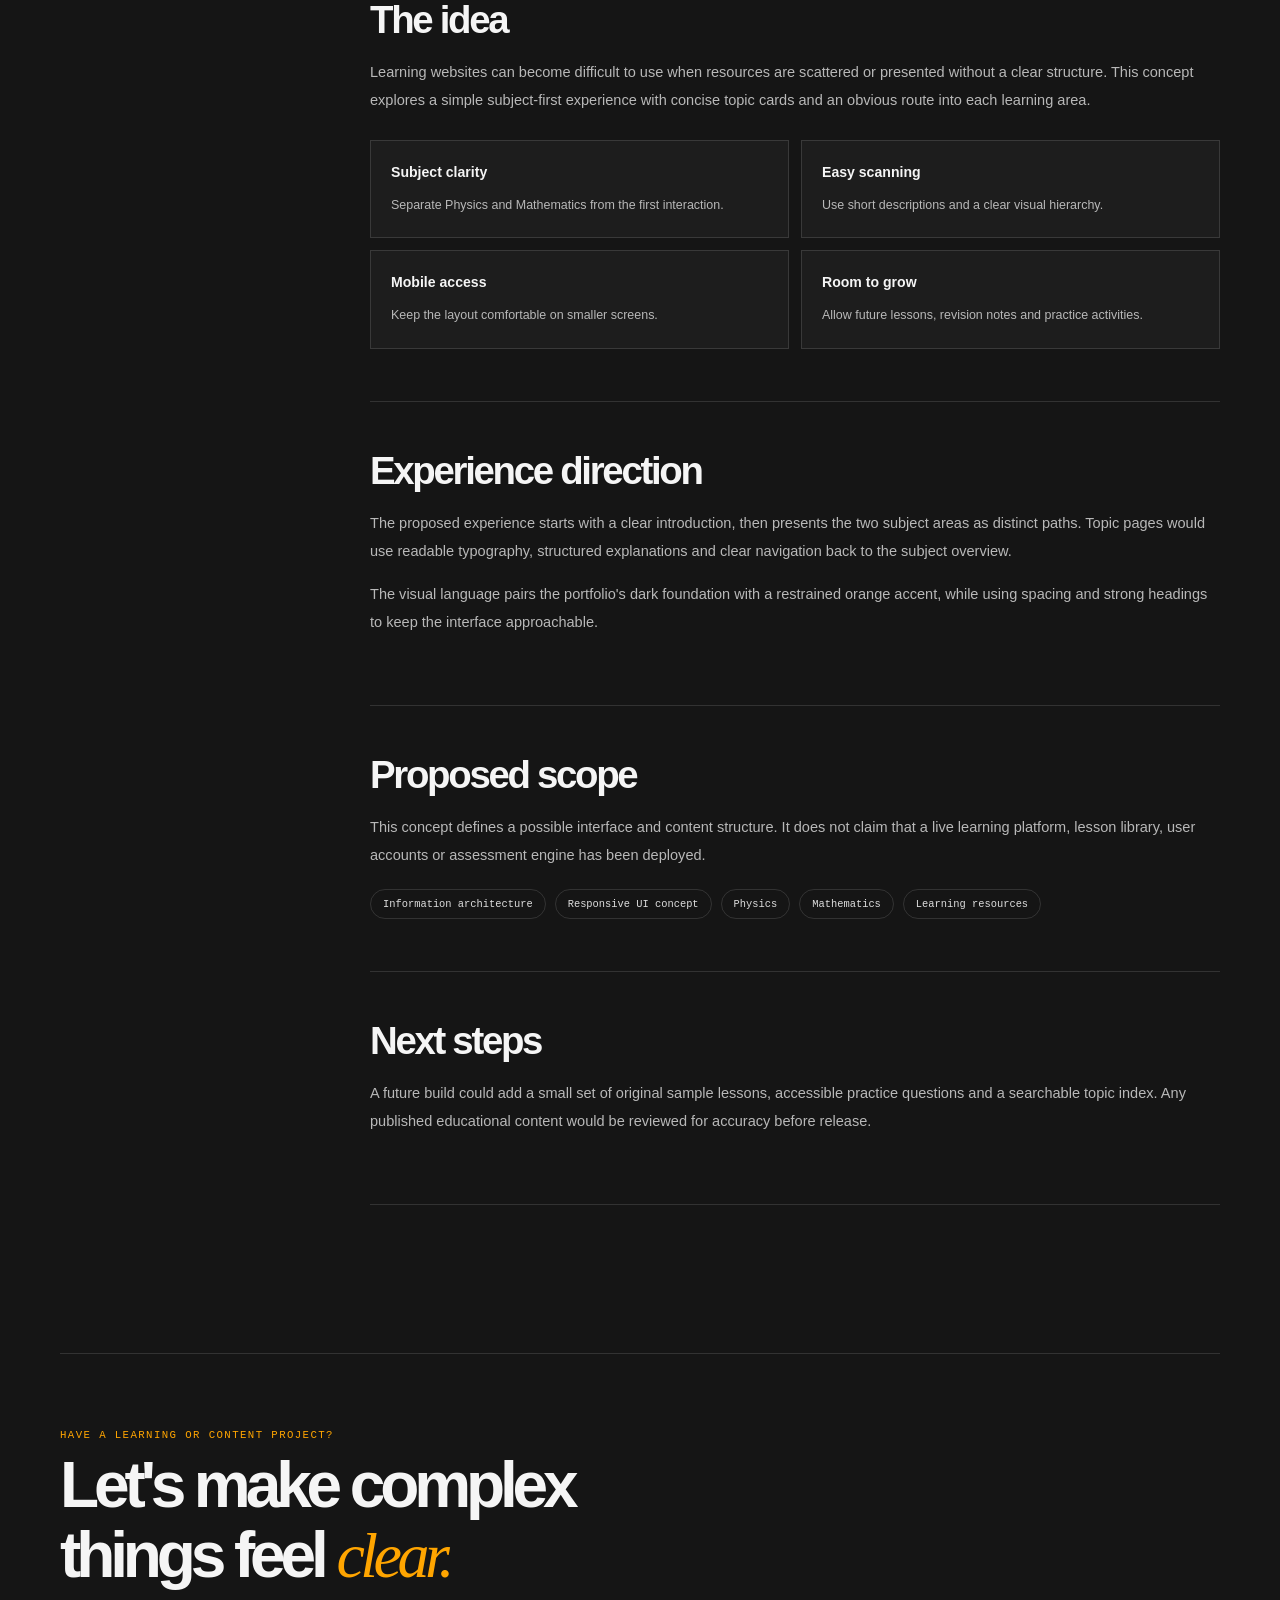
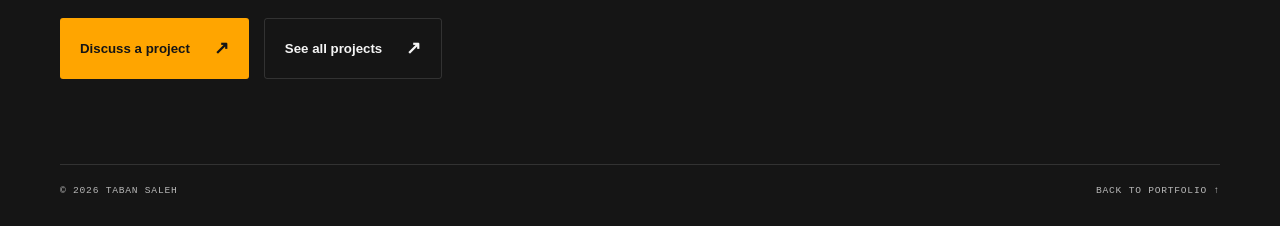
<file: case-studies/studyspace.html>
<!doctype html>
<html lang="en"><head><meta charset="utf-8"><meta name="viewport" content="width=device-width,initial-scale=1"><meta name="description" content="StudySpace is a self-initiated responsive education website concept by Taban Saleh."><meta name="theme-color" content="#151515"><meta property="og:title" content="StudySpace — Concept Case Study | Taban Saleh"><meta property="og:description" content="A self-initiated concept for a Physics and Mathematics learning hub."><meta property="og:image" content="https://taban-code.github.io/portfolio/images/studyspace-placeholder.svg"><title>StudySpace — Concept Case Study | Taban Saleh</title><link rel="stylesheet" href="../style.css"><link rel="stylesheet" href="../case-study.css"></head>
<body class="case-page"><header class="site-header"><div class="nav-wrap"><a class="brand" href="../index.html">taban<span>.</span></a><nav class="site-nav" style="display:flex"><a href="../index.html#work">All projects</a><a class="nav-cta" href="../index.html#contact">Let's talk <span>↗</span></a></nav></div></header><main class="section-shell"><div class="case-nav"><a class="case-back" href="../index.html#work">← Back to selected work</a><span class="case-eyebrow">PROJECT 03 / SELF-INITIATED CONCEPT</span></div>
<header class="case-hero"><p class="case-eyebrow">EDUCATION · RESPONSIVE WEB CONCEPT</p><h1>Study<em>Space.</em></h1><p class="case-intro">A self-initiated design and development concept for a simple online learning hub. The idea is to help secondary-school learners find clear Physics and Mathematics revision materials without feeling overwhelmed.</p><div class="case-meta"><div><small>Project type</small><strong>Self-initiated concept</strong></div><div><small>Audience</small><strong>Secondary-school learners</strong></div><div><small>Focus</small><strong>Learning resource discovery</strong></div></div></header>
<div class="case-art study" role="img" aria-label="StudySpace concept artwork"><img src="../images/studyspace-placeholder.svg" alt="StudySpace concept cover artwork" style="width:100%;height:100%;object-fit:cover"><span class="case-art-note">SELF-INITIATED CONCEPT · NOT A CLIENT PROJECT</span></div>
<div class="case-content"><aside class="case-sidebar"><p>ON THIS PAGE</p><a href="#overview">Overview</a><a href="#challenge">The idea</a><a href="#approach">Experience</a><a href="#scope">Scope</a><a href="#reflection">Next steps</a></aside><div class="case-main">
<section id="overview"><h2>A calmer starting point for learning.</h2><p>StudySpace is a portfolio concept inspired by the value of making technical subjects easier to navigate. It explores how a small education website could organise revision resources and guide learners toward the topic they need.</p><div class="case-note">This is a self-initiated concept created for portfolio demonstration. It is not presented as a commissioned client project or a launched education service.</div></section>
<section id="challenge"><h2>The idea</h2><p>Learning websites can become difficult to use when resources are scattered or presented without a clear structure. This concept explores a simple subject-first experience with concise topic cards and an obvious route into each learning area.</p><div class="case-points"><div class="case-point"><b>Subject clarity</b><span>Separate Physics and Mathematics from the first interaction.</span></div><div class="case-point"><b>Easy scanning</b><span>Use short descriptions and a clear visual hierarchy.</span></div><div class="case-point"><b>Mobile access</b><span>Keep the layout comfortable on smaller screens.</span></div><div class="case-point"><b>Room to grow</b><span>Allow future lessons, revision notes and practice activities.</span></div></div></section>
<section id="approach"><h2>Experience direction</h2><p>The proposed experience starts with a clear introduction, then presents the two subject areas as distinct paths. Topic pages would use readable typography, structured explanations and clear navigation back to the subject overview.</p><p>The visual language pairs the portfolio's dark foundation with a restrained orange accent, while using spacing and strong headings to keep the interface approachable.</p></section>
<section id="scope"><h2>Proposed scope</h2><p>This concept defines a possible interface and content structure. It does not claim that a live learning platform, lesson library, user accounts or assessment engine has been deployed.</p><div class="case-stack"><span>Information architecture</span><span>Responsive UI concept</span><span>Physics</span><span>Mathematics</span><span>Learning resources</span></div></section>
<section id="reflection"><h2>Next steps</h2><p>A future build could add a small set of original sample lessons, accessible practice questions and a searchable topic index. Any published educational content would be reviewed for accuracy before release.</p></section></div></div>
<section class="case-cta"><p class="case-eyebrow">HAVE A LEARNING OR CONTENT PROJECT?</p><h2>Let's make complex<br>things feel <em>clear.</em></h2><div class="case-cta-actions"><a class="button button-primary" href="../index.html#contact">Discuss a project <span>↗</span></a><a class="button button-secondary" href="../index.html#work">See all projects <span>↗</span></a></div></section><footer class="case-footer"><span>© 2026 TABAN SALEH</span><a href="../index.html">BACK TO PORTFOLIO ↑</a></footer></main></body></html>
</file>
<file: style.css>
:root{--bg:#151515;--panel:#1d1d1d;--panel2:#242424;--text:#f5f5f5;--muted:#b8b8b8;--line:#ffffff20;--accent:#FFA500;--max:1160px}*{box-sizing:border-box}html{scroll-behavior:smooth;scroll-padding-top:90px}body{margin:0;background:var(--bg);color:var(--text);font-family:Manrope,Arial,sans-serif;line-height:1.65}a{color:inherit;text-decoration:none}button,input,textarea{font:inherit}.section-shell{width:min(var(--max),calc(100% - 64px));margin:auto}.skip-link{position:absolute;left:-999px;top:10px;background:var(--accent);color:#111;padding:10px;z-index:100}.skip-link:focus{left:10px}.site-header{position:sticky;top:0;z-index:50;background:#151515e8;backdrop-filter:blur(18px);border-bottom:1px solid var(--line)}.nav-wrap{width:min(var(--max),calc(100% - 64px));height:78px;margin:auto;display:flex;align-items:center;justify-content:space-between}.brand{font-size:1.65rem;font-weight:800;letter-spacing:-.09em}.brand span{color:var(--accent)}.site-nav{display:flex;align-items:center;gap:38px;font-size:.82rem;color:#d0d0d0}.site-nav a:hover,.text-link:hover{color:var(--accent)}.nav-cta{border:1px solid var(--line);padding:11px 17px;border-radius:99px;color:var(--text)}.nav-cta span{color:var(--accent);margin-left:9px}.menu-toggle{display:none;background:none;border:0;color:white}.hero{min-height:690px;padding-top:105px;padding-bottom:85px;position:relative;display:grid;grid-template-columns:1.08fr .92fr;align-items:center;gap:60px}.eyebrow,.section-kicker,.hero-meta,.frame-top,.hero-bottomline,.project-index,.service-no,.footer-bottom{font:500 .67rem 'DM Mono',monospace;letter-spacing:.1em;color:var(--muted)}.eyebrow i{display:inline-block;width:7px;height:7px;border-radius:50%;background:var(--accent);margin-right:9px;box-shadow:0 0 13px #ffa50080}.hero h1{font-size:clamp(4rem,7.4vw,7.4rem);line-height:.98;letter-spacing:-.085em;margin:30px 0 25px;font-weight:700}.hero h1 em,h2 em{font-family:Georgia,serif;font-weight:400;color:var(--accent);letter-spacing:-.07em}.hero-lede{font-size:1.08rem;max-width:520px;color:#c4c4c4;line-height:1.8}.hero-actions{display:flex;align-items:center;gap:28px;margin-top:36px}.button{display:inline-flex;align-items:center;gap:24px;border:0;border-radius:3px;padding:15px 20px;font-weight:800;font-size:.83rem;cursor:pointer}.button-primary{background:var(--accent);color:#151515}.button-primary:hover{background:#ffb733;transform:translateY(-2px)}.button span{font-size:1.1rem}.text-link{font-weight:700;font-size:.83rem;border-bottom:1px solid var(--line);padding-bottom:5px}.text-link span{color:var(--accent);margin-left:8px}.hero-meta{display:flex;gap:30px;margin-top:76px;font-size:.59rem}.hero-visual{position:relative;padding:22px 25px 45px 0}.visual-frame{height:465px;background:radial-gradient(circle at 65% 30%,#61431e,#2b261e 55%,#191919);position:relative;padding:18px;overflow:hidden}.visual-frame:before{content:"";position:absolute;inset:50px 18px 18px;border:1px solid #ffffff30;pointer-events:none;z-index:1}.frame-top{position:absolute;top:18px;left:18px;right:18px;z-index:2;display:flex;justify-content:space-between;color:#f1f1e9;font-size:.58rem}.portrait-art{position:absolute;inset:65px 35px 35px;display:grid;place-items:center;border:1px solid #ffffff20;background:linear-gradient(145deg,#332b20,#171717)}.portrait-art span{font-size:clamp(7rem,18vw,13rem);font-weight:800;letter-spacing:-.13em;color:#ffa500;text-shadow:12px 12px 0 #ffffff0b}.portrait-art small{position:absolute;bottom:22px;left:20px;font:500 .6rem 'DM Mono';letter-spacing:.15em;color:#d4d0c6}.visual-caption{position:absolute;bottom:28px;left:34px;right:34px;z-index:2;display:flex;justify-content:space-between;align-items:end;text-transform:uppercase;font:500 .7rem 'DM Mono',monospace;letter-spacing:.08em}.visual-caption b{font:800 2rem Manrope;color:var(--accent)}.orbit-note{position:absolute;right:-20px;bottom:15px;border:1px solid var(--accent);background:var(--bg);color:var(--accent);padding:14px 18px;font:500 .62rem/1.7 'DM Mono',monospace;letter-spacing:.1em;transform:rotate(5deg)}.hero-bottomline{position:absolute;bottom:25px;left:0;right:0;display:flex;align-items:center;gap:20px;font-size:.57rem}.hero-bottomline i{height:1px;background:var(--line);flex:1}.ticker{overflow:hidden;border-block:1px solid var(--line);background:#191919}.ticker-track{width:max-content;display:flex;align-items:center;gap:42px;padding:22px 0;animation:marquee 34s linear infinite;font:500 .72rem 'DM Mono',monospace;letter-spacing:.15em}.ticker-track b{color:var(--accent)}@keyframes marquee{to{transform:translateX(-50%)}}.intro-section{padding-top:130px;padding-bottom:130px}.section-kicker{margin-bottom:38px}.section-kicker span{color:var(--accent)}.intro-grid{display:grid;grid-template-columns:1fr 1fr;gap:80px}.intro-grid h2,.section-heading h2,.process-grid h2,.stack-content h2,.contact-grid h2{font-size:clamp(2.8rem,5vw,5.2rem);line-height:1.04;letter-spacing:-.075em;margin:0}.intro-copy{max-width:520px}.large-copy{font-size:1.25rem;line-height:1.65;color:#e3e2da;margin:0 0 18px}.intro-copy p:not(.large-copy){color:var(--muted);font-size:.91rem;margin-bottom:28px}.capabilities{margin-top:80px;border-top:1px solid var(--line);display:grid;grid-template-columns:repeat(4,1fr)}.capabilities div{padding:25px 22px 0 0;display:flex;flex-direction:column;gap:8px}.capabilities span{font:500 .65rem 'DM Mono';color:var(--accent)}.capabilities b{font-size:.88rem}.capabilities small{font-size:.75rem;color:var(--muted)}.work-section{background:#1a1a1a;padding:120px 0}.section-heading{display:flex;justify-content:space-between;align-items:end;gap:50px;margin-bottom:55px}.section-heading p{max-width:340px;color:var(--muted);font-size:.9rem}.projects-grid{display:grid;grid-template-columns:1fr 1fr;gap:30px}.project-image{display:grid;place-items:center;position:relative;height:350px;background:#28251e;overflow:hidden;transition:filter .3s}.project-image:hover{filter:brightness(1.12)}.cafe-art{background:radial-gradient(circle at 75% 25%,#69471f,#28251e 50%,#171717)}.scent-art{background:radial-gradient(circle at 25% 25%,#45341e,#171717 70%)}.image-label{font:800 clamp(2rem,5vw,4.5rem) Manrope;letter-spacing:-.08em;color:#f5f5f5;text-align:center;text-shadow:0 5px 30px #0008}.image-label i{font:italic 400 1em Georgia;color:var(--accent)}.scent-art .image-label{font:500 clamp(1.7rem,4vw,3.5rem) Georgia;letter-spacing:.13em;line-height:1.25}.scent-art .image-label i{font-style:italic}.image-arrow{position:absolute;right:18px;top:18px;width:42px;height:42px;border-radius:50%;display:grid;place-items:center;background:var(--accent);color:#111;font-size:1.2rem}.project-info{display:flex;align-items:center;justify-content:space-between;margin-top:23px}.project-index{font-size:.6rem;color:var(--accent)}.project-info h3{font-size:1.65rem;letter-spacing:-.05em;margin:5px 0}.circle-link{border:1px solid var(--line);width:42px;height:42px;display:grid;place-items:center;border-radius:50%;font-size:1.1rem}.project-card>p{font-size:.84rem;color:var(--muted);max-width:500px}.tags{display:flex;flex-wrap:wrap;gap:8px;margin-top:19px}.tags span{border:1px solid var(--line);padding:6px 10px;border-radius:99px;color:#c8c8c8;font:500 .6rem 'DM Mono';letter-spacing:.04em}.project-footnote{margin-top:50px;color:var(--muted);font-size:.85rem}.project-footnote a{color:var(--accent);margin-left:7px}.services-section{padding-top:125px;padding-bottom:130px}.service-list{border-top:1px solid var(--line)}.service-row{display:grid;grid-template-columns:80px 1fr 40px;gap:25px;align-items:start;padding:30px 0;border-bottom:1px solid var(--line)}.service-no{color:var(--accent);padding-top:8px}.service-row h3{font-size:1.35rem;letter-spacing:-.04em;margin:0 0 7px}.service-row p{margin:0;color:var(--muted);font-size:.84rem;max-width:650px}.service-arrow{font-size:1.2rem;color:var(--accent);padding-top:5px}.process-section{background:var(--accent);color:#17120a;padding:115px 0}.process-grid{display:grid;grid-template-columns:.85fr 1.15fr;gap:100px}.process-section .section-kicker,.process-section .section-kicker span{color:#68420d}.process-grid h2 em{color:#5b3500}.process-lede{max-width:340px;color:#50370f;font-size:.9rem;margin-top:25px}.steps article{display:grid;grid-template-columns:55px 1fr;gap:20px;padding:0 0 25px;margin-bottom:25px;border-bottom:1px solid #3b260b35}.steps article>span{font:500 .7rem 'DM Mono';padding-top:7px}.steps h3{margin:0 0 5px;font-size:1.15rem}.steps p{margin:0;color:#50370f;font-size:.82rem;max-width:470px}.stack-section{padding-top:120px;padding-bottom:120px}.stack-content{display:grid;grid-template-columns:1fr 1fr;gap:70px}.stack-list{display:flex;align-content:start;flex-wrap:wrap;gap:10px}.stack-list span{border:1px solid var(--line);padding:12px 16px;border-radius:3px;color:#d6d6d6;font-size:.78rem}.contact-section{background:#1b1d19;padding:120px 0}.contact-grid{display:grid;grid-template-columns:1fr 1fr;gap:100px}.contact-lede{color:var(--muted);max-width:420px;margin:25px 0 35px}.contact-details{display:flex;flex-direction:column;gap:14px}.contact-details a{max-width:350px;padding-bottom:12px;border-bottom:1px solid var(--line);font-size:.85rem}.contact-details span{float:right;color:var(--accent)}.contact-form{display:flex;flex-direction:column}.contact-form label{font-size:.72rem;color:#c5c7bc;margin:0 0 8px}.contact-form input,.contact-form textarea{background:#111;border:1px solid var(--line);border-radius:2px;padding:14px;color:var(--text);margin-bottom:20px;outline:none;resize:vertical}.contact-form input:focus,.contact-form textarea:focus{border-color:var(--accent)}.contact-form .button{align-self:flex-start}.form-note,.form-status{font-size:.7rem;color:var(--muted)}.site-footer{background:#111}.footer-top{display:flex;align-items:center;justify-content:space-between;padding-top:35px;padding-bottom:35px;border-bottom:1px solid var(--line)}.footer-top p{color:var(--muted);font-size:.8rem}.back-top{font-size:.8rem}.footer-bottom{display:flex;justify-content:space-between;padding-top:18px;padding-bottom:22px;font-size:.57rem}
@media(max-width:800px){.section-shell,.nav-wrap{width:min(100% - 40px,var(--max))}.hero{grid-template-columns:1fr;gap:35px;padding-top:80px;padding-bottom:75px}.hero h1{font-size:clamp(3.6rem,13vw,6rem)}.hero-visual{width:min(100%,500px);margin:0 auto}.visual-frame{height:420px}.hero-meta{margin-top:48px;flex-wrap:wrap}.hero-bottomline{bottom:15px}.intro-grid,.process-grid,.stack-content,.contact-grid{grid-template-columns:1fr;gap:40px}.intro-section,.services-section,.stack-section{padding-top:85px;padding-bottom:85px}.capabilities{grid-template-columns:1fr 1fr;row-gap:28px;margin-top:55px}.work-section,.contact-section,.process-section{padding:85px 0}.section-heading{display:block}.section-heading p{margin-top:22px}.projects-grid{gap:45px}.project-image{height:300px}.process-grid{gap:55px}.site-nav{gap:22px}}
@media(max-width:560px){.nav-wrap{height:68px}.menu-toggle{display:flex;flex-direction:column;gap:6px;padding:10px}.menu-toggle span{width:23px;height:2px;background:var(--text)}.site-nav{display:none;position:absolute;top:68px;left:0;right:0;background:#191919;border-bottom:1px solid var(--line);padding:22px 25px 28px;flex-direction:column;align-items:stretch;gap:20px}.site-nav.open{display:flex}.site-nav a{padding:5px 0}.site-nav .nav-cta{padding:12px 15px;text-align:center}.hero{padding-top:62px}.eyebrow{font-size:.55rem}.hero h1{font-size:clamp(3.3rem,15vw,5rem)}.hero-lede{font-size:.96rem}.hero-actions{gap:18px;flex-wrap:wrap}.hero-meta{font-size:.52rem;gap:12px}.visual-frame{height:350px}.orbit-note{right:-5px}.hero-bottomline{font-size:.48rem;gap:10px}.intro-grid h2,.section-heading h2,.process-grid h2,.stack-content h2,.contact-grid h2{font-size:3rem}.capabilities{grid-template-columns:1fr 1fr}.projects-grid{grid-template-columns:1fr}.project-image{height:260px}.service-row{grid-template-columns:35px 1fr 20px;gap:12px;padding:24px 0}.service-row h3{font-size:1.08rem}.footer-top{flex-wrap:wrap;gap:15px}.footer-top p{order:3;width:100%;margin:0}.footer-bottom{gap:12px;flex-direction:column}.contact-form .button{width:100%;justify-content:space-between}}
@media(prefers-reduced-motion:reduce){*,*::before,*::after{scroll-behavior:auto!important;animation-duration:.01ms!important;animation-iteration-count:1!important;transition-duration:.01ms!important}}
/* Case study links on project cards */
.case-link,.live-link{display:inline-block;font-size:.76rem;font-weight:700;margin:7px 16px 0 0}.case-link{color:var(--accent)}.case-link span{margin-left:6px}.live-link{color:var(--muted);border-bottom:1px solid var(--line);padding-bottom:3px}.visual-caption-small{position:absolute;left:22px;bottom:18px;z-index:2;font:500 .58rem 'DM Mono',monospace;letter-spacing:.14em;color:#fff}

/* Image-backed project covers and additional portfolio details */
.project-image{display:block}
.project-image img{width:100%;height:100%;object-fit:cover;display:block;transition:transform .6s ease}
.project-image:hover img{transform:scale(1.035)}
.project-image .image-arrow{z-index:2}
.project-image .visual-caption-small{z-index:2;text-shadow:0 2px 8px #000}
.study-art{background:#17212b}
.portrait-art img{width:100%;height:100%;object-fit:cover;opacity:.95}
.portrait-art small{z-index:2;background:#151515b8;padding:7px 10px}
.credibility-strip{display:grid;grid-template-columns:repeat(3,1fr);gap:20px;margin-top:65px;padding-top:24px;border-top:1px solid var(--line)}
.credibility-strip div{display:flex;flex-direction:column;gap:5px}
.credibility-strip strong{font-size:.85rem}
.credibility-strip span{font-size:.75rem;color:var(--muted)}
.credibility-strip a{color:var(--accent)}
.form-pair{display:grid;grid-template-columns:1fr 1fr;gap:14px}
.contact-form select{width:100%;border:1px solid var(--line);background:#1d1d1d;color:var(--text);padding:13px 14px;margin:8px 0 21px;border-radius:0;font:inherit;font-size:.84rem}
.contact-form select:focus,.contact-form input:focus,.contact-form textarea:focus{outline:1px solid var(--accent);border-color:var(--accent)}
@media(max-width:600px){.credibility-strip{grid-template-columns:1fr;gap:17px}.form-pair{grid-template-columns:1fr;gap:0}}
</file>
<file: case-study.css>
/* Case study pages — shared orange / charcoal portfolio system */
.case-page{background:var(--bg)}
.case-nav{display:flex;align-items:center;justify-content:space-between;gap:20px;padding:22px 0;border-bottom:1px solid var(--line)}
.case-back{font-size:.78rem;color:var(--muted)}
.case-back:hover{color:var(--accent)}
.case-hero{padding:75px 0 55px}
.case-eyebrow{font:500 .67rem 'DM Mono',monospace;letter-spacing:.13em;color:var(--accent);text-transform:uppercase}
.case-hero h1{font-size:clamp(3.2rem,8vw,7rem);line-height:.95;letter-spacing:-.085em;margin:22px 0}
.case-hero h1 em{font:italic 400 1em Georgia;color:var(--accent)}
.case-intro{max-width:720px;color:#d0d0d0;font-size:1.08rem;line-height:1.85}
.case-meta{display:grid;grid-template-columns:repeat(3,1fr);gap:20px;border-block:1px solid var(--line);padding:22px 0;margin-top:42px}
.case-meta div{display:flex;flex-direction:column;gap:6px}
.case-meta small{font:500 .61rem 'DM Mono',monospace;color:var(--muted);letter-spacing:.1em;text-transform:uppercase}
.case-meta strong{font-size:.87rem;font-weight:600}
.case-art{height:clamp(260px,42vw,490px);position:relative;overflow:hidden;display:grid;place-items:center;margin:15px 0 90px;border:1px solid var(--line)}
.case-art:after{content:"";position:absolute;inset:18px;border:1px solid #ffffff25;pointer-events:none}
.case-art.cafe{background:radial-gradient(ellipse at 50% 40%,#81552b,#392819 48%,#171717 80%)}
.case-art.scent{background:radial-gradient(ellipse at 50% 35%,#6a4b25,#292017 48%,#141414 85%)}
.case-art-wordmark{text-align:center;position:relative;z-index:1;font-size:clamp(3rem,10vw,8rem);font-weight:800;line-height:.9;letter-spacing:-.09em;text-shadow:0 12px 45px #0008}
.case-art-wordmark em{display:block;font:italic 400 1em Georgia;color:var(--accent);letter-spacing:-.05em}
.case-art-note{position:absolute;bottom:34px;left:35px;z-index:2;font:500 .62rem 'DM Mono',monospace;letter-spacing:.13em;color:#eee}
.case-art-index{position:absolute;top:35px;right:35px;z-index:2;font:500 .62rem 'DM Mono',monospace;letter-spacing:.1em;color:#eee}
.case-content{display:grid;grid-template-columns:240px 1fr;gap:70px;padding-bottom:100px}
.case-sidebar{position:sticky;top:110px;align-self:start}
.case-sidebar p{font:500 .63rem 'DM Mono',monospace;letter-spacing:.12em;color:var(--accent);margin:0 0 14px}
.case-sidebar a{display:block;color:var(--muted);font-size:.78rem;padding:7px 0}
.case-sidebar a:hover{color:var(--text)}
.case-main section{padding:0 0 52px;margin:0 0 48px;border-bottom:1px solid var(--line);scroll-margin-top:110px}
.case-main h2{font-size:clamp(1.7rem,3vw,2.5rem);letter-spacing:-.06em;line-height:1.1;margin:0 0 18px}
.case-main p{color:var(--muted);font-size:.91rem;line-height:1.9;margin:0 0 16px}
.case-main p strong{color:var(--text);font-weight:700}
.case-points{display:grid;grid-template-columns:repeat(2,1fr);gap:12px;margin-top:25px}
.case-point{background:var(--panel);padding:20px;border:1px solid var(--line)}
.case-point b{display:block;font-size:.88rem;margin-bottom:7px}
.case-point span{font-size:.78rem;line-height:1.7;color:var(--muted)}
.case-stack{display:flex;flex-wrap:wrap;gap:9px;margin-top:20px}
.case-stack span{border:1px solid var(--line);border-radius:99px;padding:8px 12px;font:500 .65rem 'DM Mono',monospace;color:#ddd}
.case-note{padding:18px 20px;border-left:2px solid var(--accent);background:#ffa5000c;color:#c9c9c9;font-size:.82rem;line-height:1.8;margin-top:22px}
.case-cta{padding:65px 0 85px;border-top:1px solid var(--line)}
.case-cta h2{font-size:clamp(2.5rem,5vw,4.8rem);letter-spacing:-.08em;line-height:1.05;margin:0 0 25px}
.case-cta h2 em{font:italic 400 1em Georgia;color:var(--accent)}
.case-cta-actions{display:flex;gap:15px;flex-wrap:wrap}
.case-cta .button-secondary{border:1px solid var(--line);color:var(--text);background:transparent}
.case-footer{padding:20px 0 28px;border-top:1px solid var(--line);display:flex;justify-content:space-between;color:var(--muted);font:500 .6rem 'DM Mono',monospace;letter-spacing:.08em}
@media(max-width:760px){.case-content{grid-template-columns:1fr;gap:25px}.case-sidebar{position:static;display:flex;flex-wrap:wrap;gap:0 18px}.case-sidebar p{width:100%}.case-meta{grid-template-columns:1fr 1fr}.case-art{margin-bottom:55px}.case-content{padding-bottom:65px}}
@media(max-width:480px){.case-meta{grid-template-columns:1fr}.case-points{grid-template-columns:1fr}.case-hero{padding-top:55px}.case-intro{font-size:.98rem}.case-footer{flex-direction:column;gap:9px}}

.case-art img{width:100%;height:100%;object-fit:cover;display:block}
.case-art.study{background:#17212b}
@media(max-width:760px){.case-art img{min-height:260px}}
</file>
